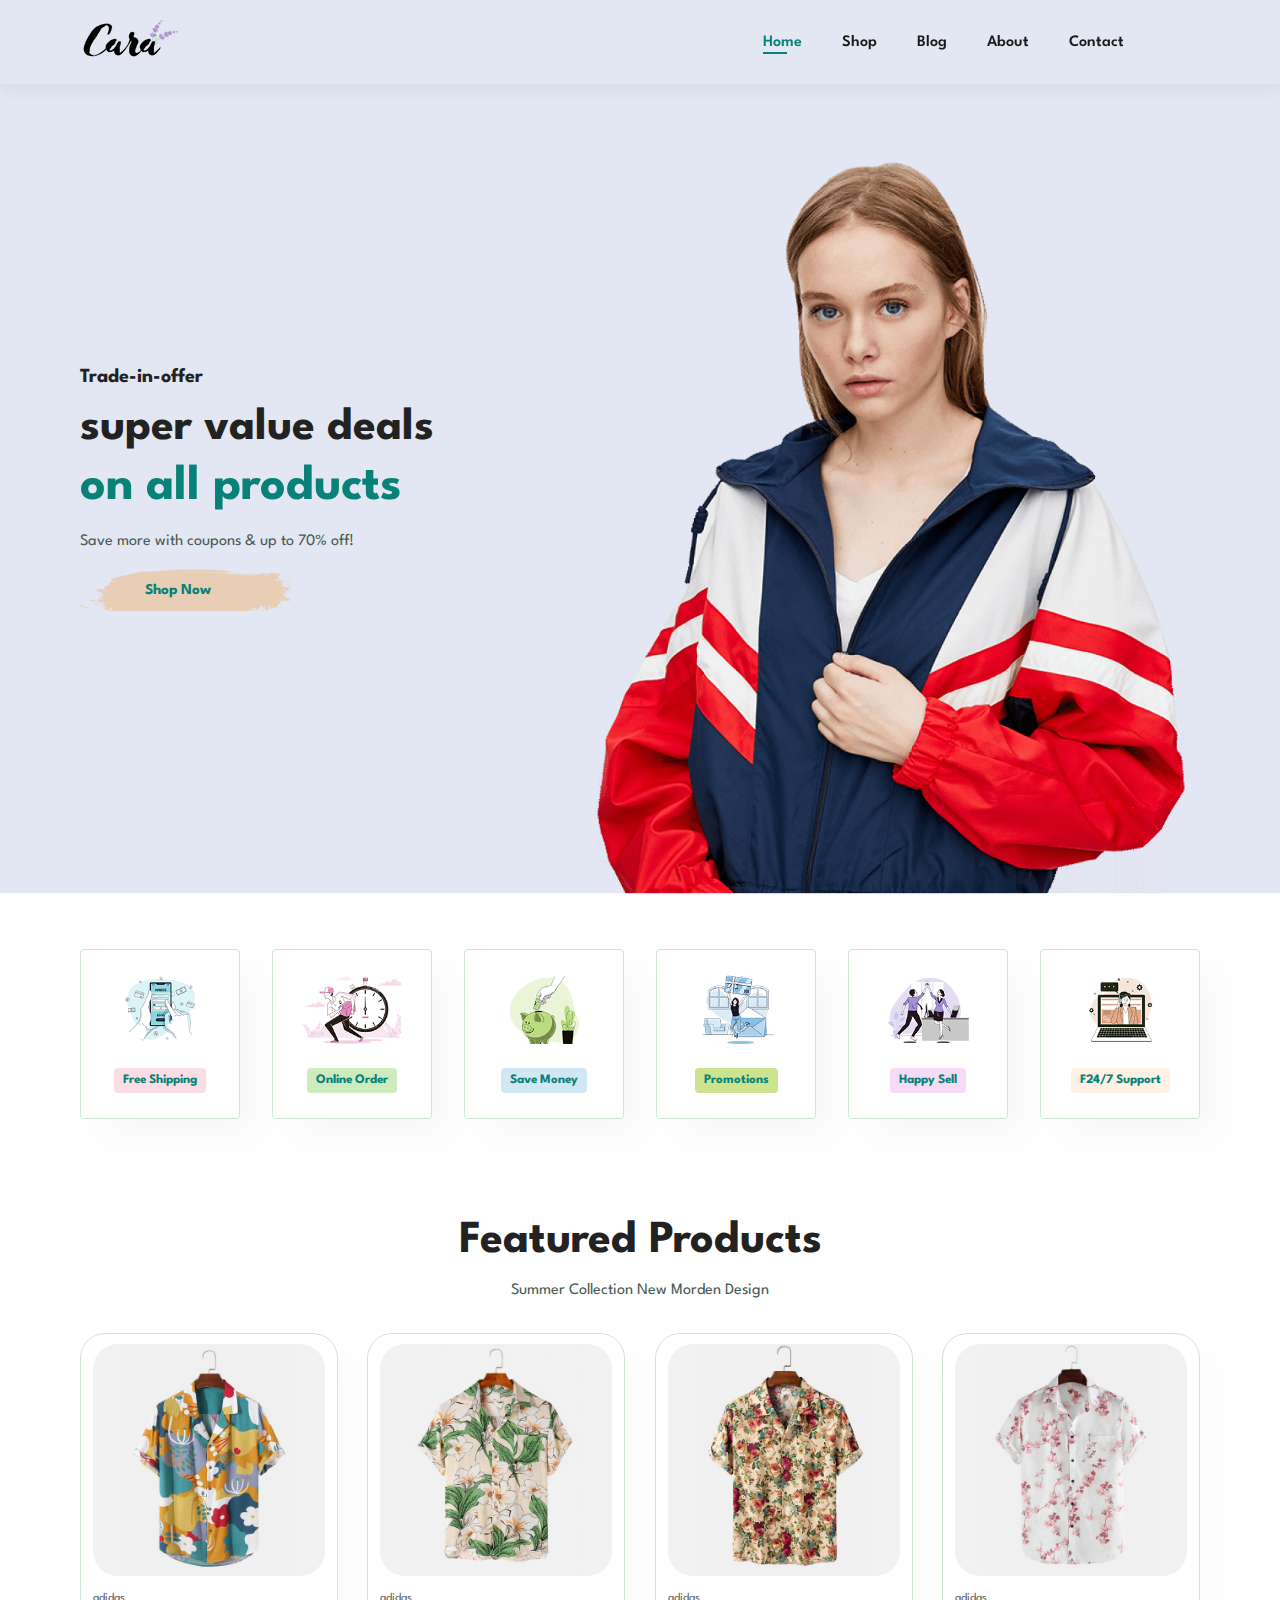
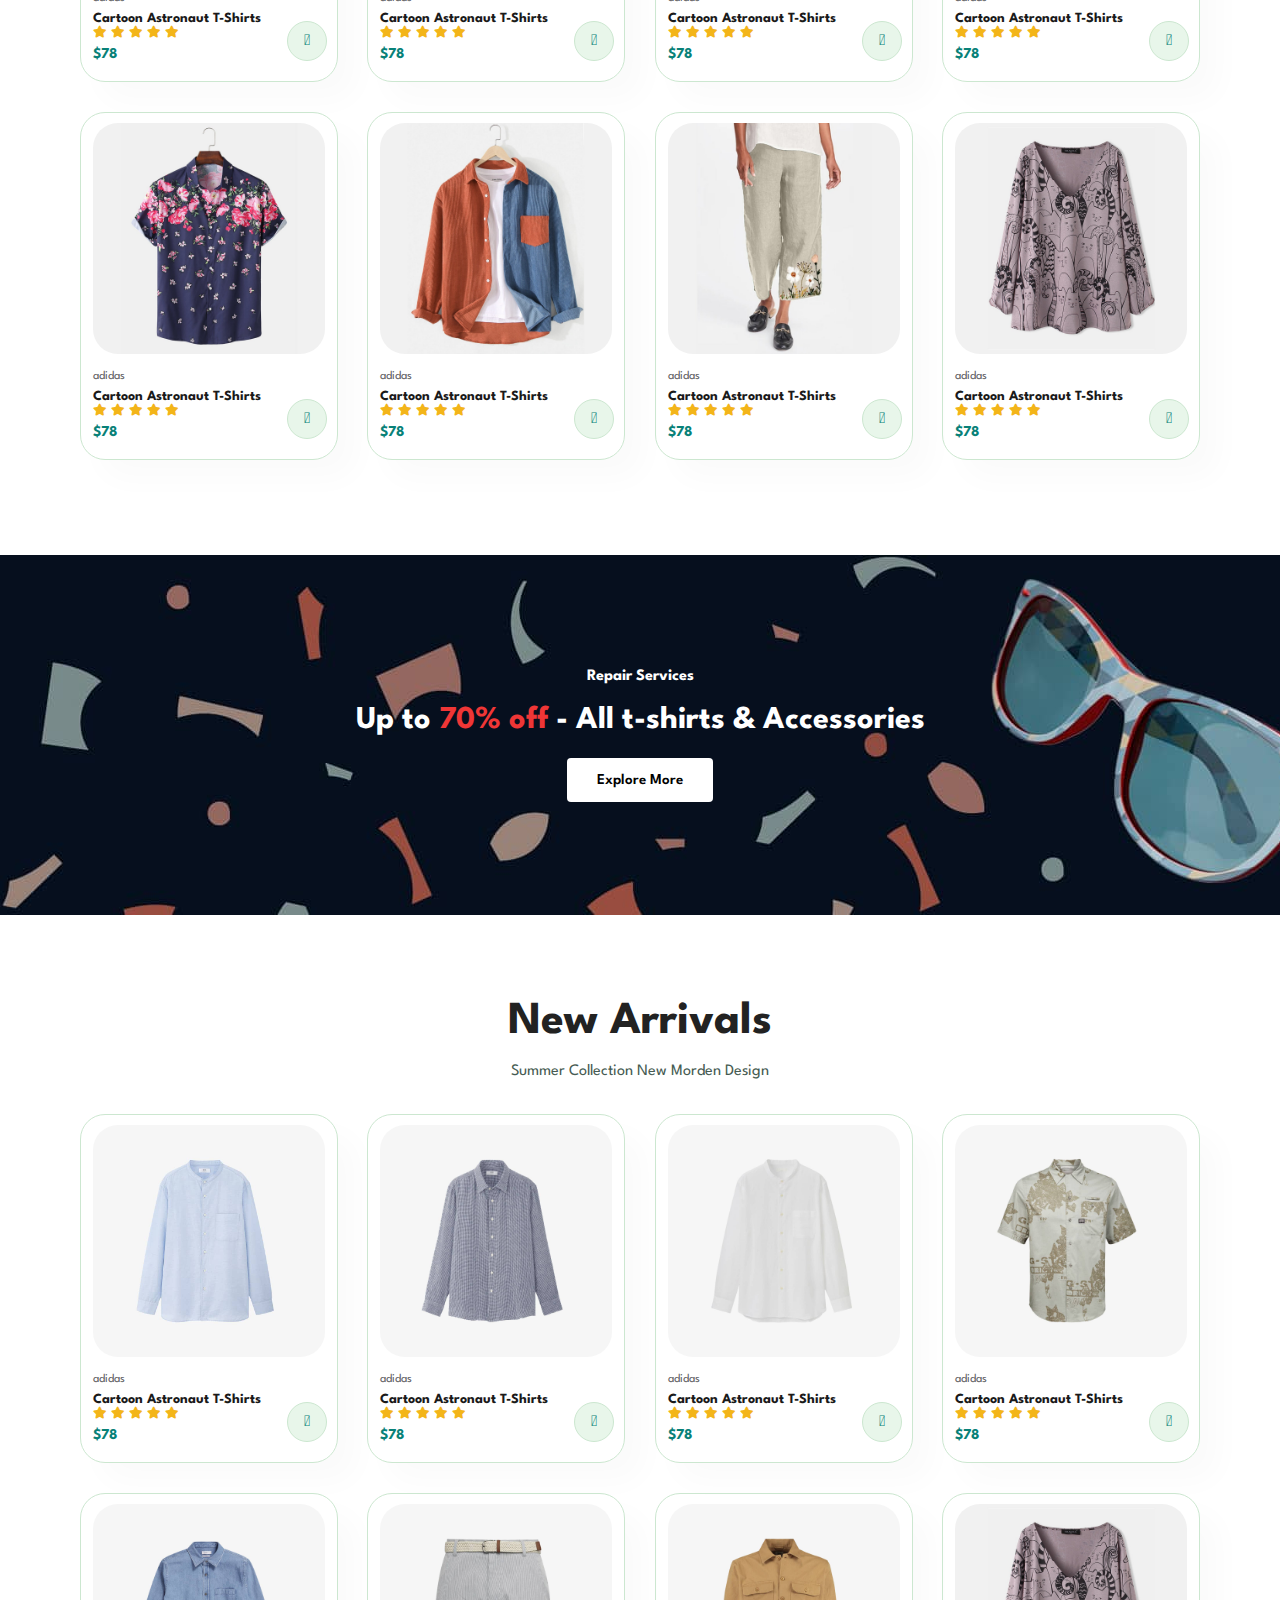
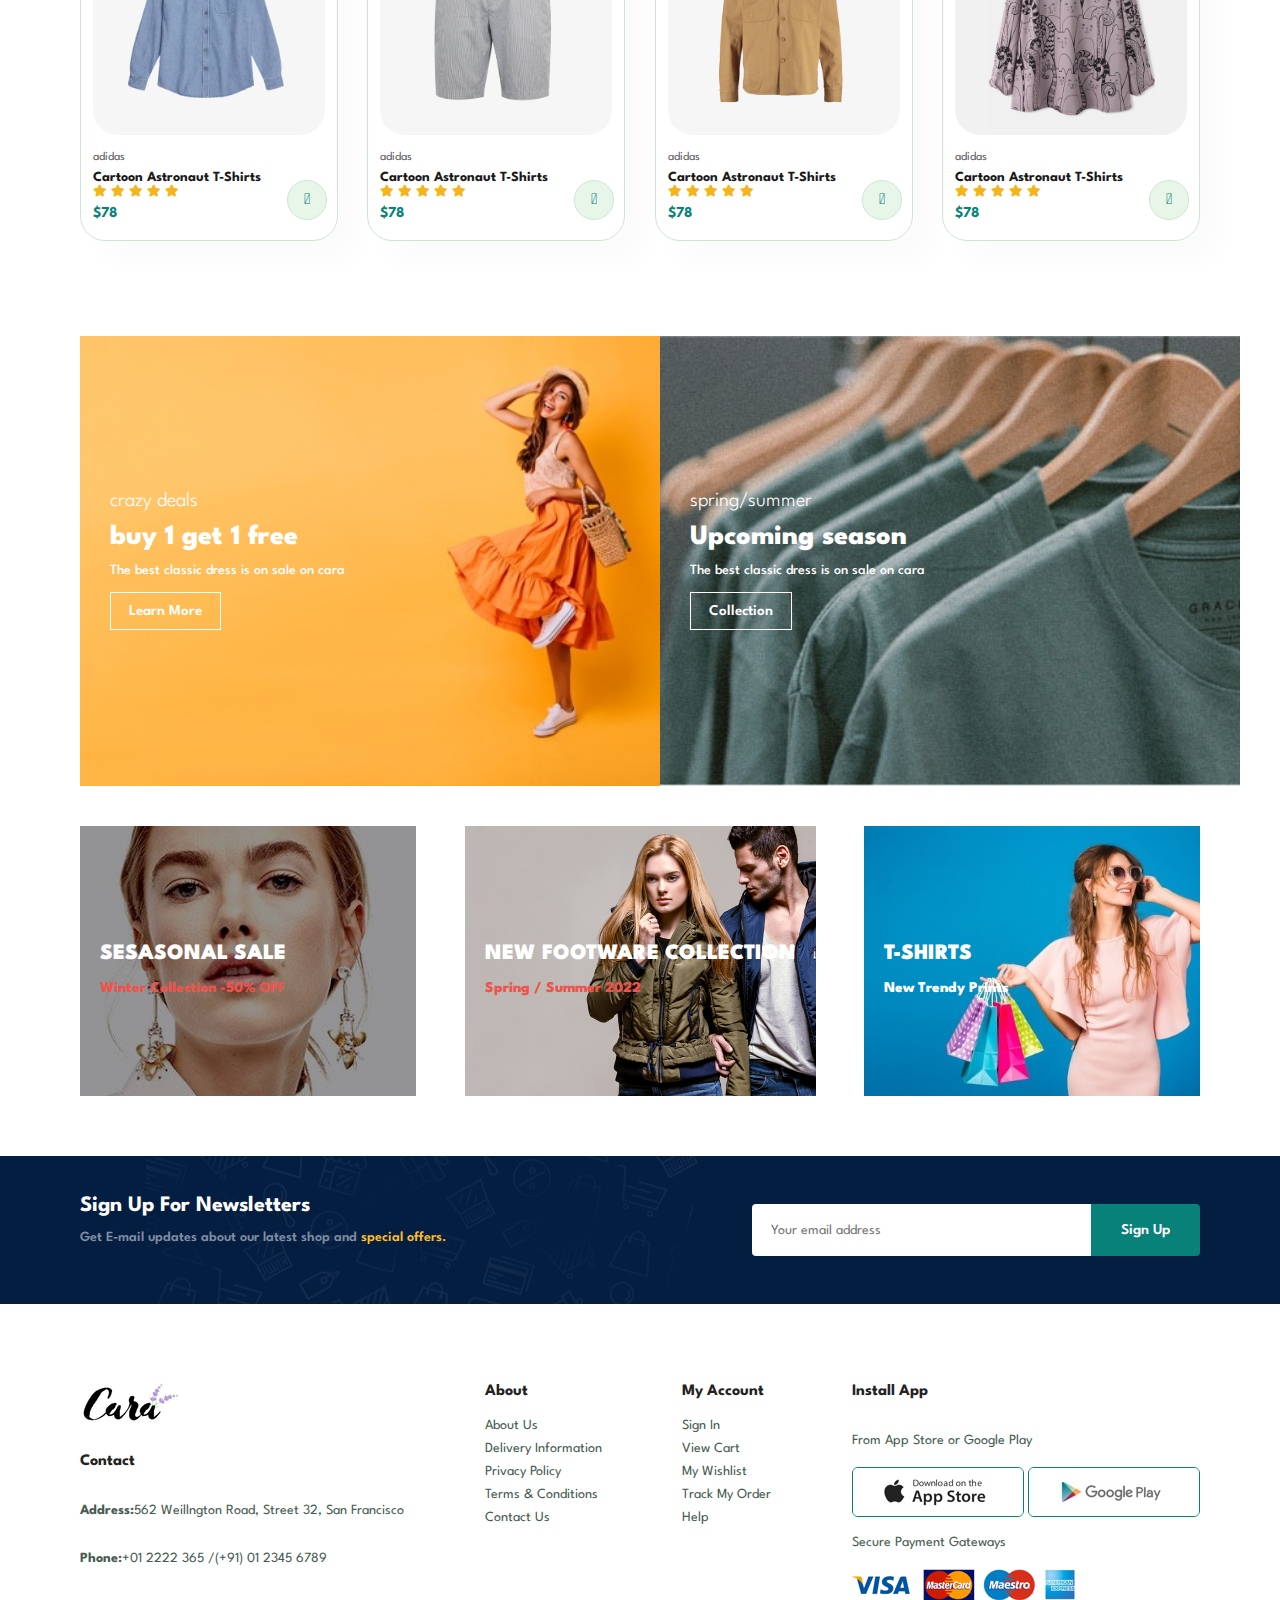
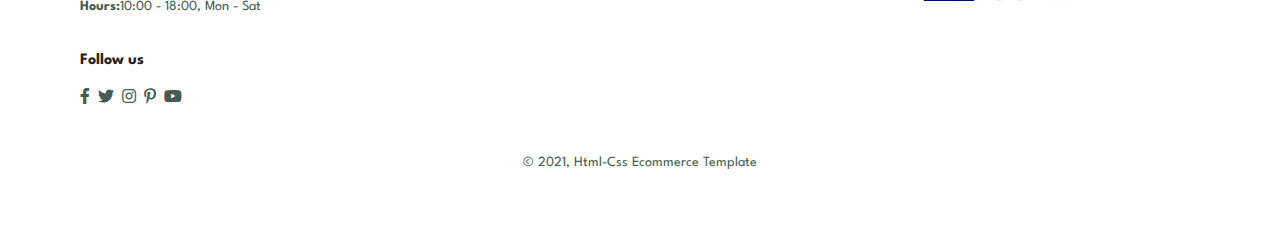
<file: index.html>
<!DOCTYPE html>
<html lang="en">

    <head>
        <meta charset="UTF-8">
        <meta http-equiv="X-UA-Compatible" content="IE=edge">
        <meta name="viewport" content="width=device-width, initial-scale=1.0">
        <title>Ecommerce Tutorial</title>
        <link rel="stylesheet" href="https://pro.fontawesome.com/releases/v5.10.0/css/all.css" />

        <link rel="stylesheet" href="style.css">
    </head>

    <body>
        <section id="header">
            <a href="#"> <img src="img/logo.png" class="logo" alt=""></a>
            <div>
                <ul id="nav-bar">
                    <li><a class="active" href="index.html">Home</a></li>
                    <li><a href="shop.html">Shop</a></li>
                    <li><a href="blog.html">Blog</a></li>
                    <li><a href="about.html">About</a></li>
                    <li><a href="contact.html">Contact</a></li>
                    <li><a href="cart.html" id="cart-logo"><i class="far fa-shopping-bag"></i></a></li>
                    <a href="#" id="close"><i class="far fa-times"></i></a>
                </ul>
            </div>
            <div id="moblie" class="hidden">
                <a href="cart.html"><i class="far fa-shopping-bag"></i></a>
                <i id="bar" class="fas fa-outdent"></i>
            </div>
        </section>
        <section id="hero">
            <h4>Trade-in-offer</h4>
            <h2>super value deals</h2>
            <h1>on all products</h1>
            <p>Save more with coupons & up to 70% off!</p>
            <button>Shop Now</button>
        </section>
        <section id="feature" class="section-p1">
            <div class="fe-box">
                <img src="img/features/f1.png" alt="mobile shopping image">
                <h6>Free Shipping</h6>
            </div>
            <div class="fe-box">
                <img src="img/features/f2.png" alt="mobile shopping image">
                <h6>Online Order</h6>
            </div>
            <div class="fe-box">
                <img src="img/features/f3.png" alt="mobile shopping image">
                <h6>Save Money</h6>
            </div>
            <div class="fe-box">
                <img src="img/features/f4.png" alt="mobile shopping image">
                <h6>Promotions</h6>
            </div>
            <div class="fe-box">
                <img src="img/features/f5.png" alt="mobile shopping image">
                <h6>Happy Sell</h6>
            </div>
            <div class="fe-box">
                <img src="img/features/f6.png" alt="mobile shopping image">
                <h6>F24/7 Support</h6>
            </div>
        </section>
        <section id="product1" class="section-p1">
            <h2>Featured Products</h2>
            <p>Summer Collection New Morden Design</p>
            <div class="pro-container">
                <div class="pro">
                    <img src="img/products/f1.jpg" alt="shirt image">
                    <div class="des">
                        <span>adidas</span>
                        <h5>Cartoon Astronaut T-Shirts</h5>
                        <div class="star">
                            <i class="fas fa-star"></i>
                            <i class="fas fa-star"></i>
                            <i class="fas fa-star"></i>
                            <i class="fas fa-star"></i>
                            <i class="fas fa-star"></i>
                        </div>
                        <h4>$78</h4>
                    </div>
                    <a href="#"><i class="fal fa-shopping-cart cart"></i></a>
                </div>
                <div class="pro">
                    <img src="img/products/f2.jpg" alt="shirt image">
                    <div class="des">
                        <span>adidas</span>
                        <h5>Cartoon Astronaut T-Shirts</h5>
                        <div class="star">
                            <i class="fas fa-star"></i>
                            <i class="fas fa-star"></i>
                            <i class="fas fa-star"></i>
                            <i class="fas fa-star"></i>
                            <i class="fas fa-star"></i>
                        </div>
                        <h4>$78</h4>
                    </div>
                    <a href="#"><i class="fal fa-shopping-cart cart"></i></a>
                </div>
                <div class="pro">
                    <img src="img/products/f3.jpg" alt="shirt image">
                    <div class="des">
                        <span>adidas</span>
                        <h5>Cartoon Astronaut T-Shirts</h5>
                        <div class="star">
                            <i class="fas fa-star"></i>
                            <i class="fas fa-star"></i>
                            <i class="fas fa-star"></i>
                            <i class="fas fa-star"></i>
                            <i class="fas fa-star"></i>
                        </div>
                        <h4>$78</h4>
                    </div>
                    <a href="#"><i class="fal fa-shopping-cart cart"></i></a>
                </div>
                <div class="pro">
                    <img src="img/products/f4.jpg" alt="shirt image">
                    <div class="des">
                        <span>adidas</span>
                        <h5>Cartoon Astronaut T-Shirts</h5>
                        <div class="star">
                            <i class="fas fa-star"></i>
                            <i class="fas fa-star"></i>
                            <i class="fas fa-star"></i>
                            <i class="fas fa-star"></i>
                            <i class="fas fa-star"></i>
                        </div>
                        <h4>$78</h4>
                    </div>
                    <a href="#"><i class="fal fa-shopping-cart cart"></i></a>
                </div>
                <div class="pro">
                    <img src="img/products/f5.jpg" alt="shirt image">
                    <div class="des">
                        <span>adidas</span>
                        <h5>Cartoon Astronaut T-Shirts</h5>
                        <div class="star">
                            <i class="fas fa-star"></i>
                            <i class="fas fa-star"></i>
                            <i class="fas fa-star"></i>
                            <i class="fas fa-star"></i>
                            <i class="fas fa-star"></i>
                        </div>
                        <h4>$78</h4>
                    </div>
                    <a href="#"><i class="fal fa-shopping-cart cart"></i></a>
                </div>
                <div class="pro">
                    <img src="img/products/f6.jpg" alt="shirt image">
                    <div class="des">
                        <span>adidas</span>
                        <h5>Cartoon Astronaut T-Shirts</h5>
                        <div class="star">
                            <i class="fas fa-star"></i>
                            <i class="fas fa-star"></i>
                            <i class="fas fa-star"></i>
                            <i class="fas fa-star"></i>
                            <i class="fas fa-star"></i>
                        </div>
                        <h4>$78</h4>
                    </div>
                    <a href="#"><i class="fal fa-shopping-cart cart"></i></a>
                </div>
                <div class="pro">
                    <img src="img/products/f7.jpg" alt="shirt image">
                    <div class="des">
                        <span>adidas</span>
                        <h5>Cartoon Astronaut T-Shirts</h5>
                        <div class="star">
                            <i class="fas fa-star"></i>
                            <i class="fas fa-star"></i>
                            <i class="fas fa-star"></i>
                            <i class="fas fa-star"></i>
                            <i class="fas fa-star"></i>
                        </div>
                        <h4>$78</h4>
                    </div>
                    <a href="#"><i class="fal fa-shopping-cart cart"></i></a>
                </div>
                <div class="pro">
                    <img src="img/products/f8.jpg" alt="shirt image">
                    <div class="des">
                        <span>adidas</span>
                        <h5>Cartoon Astronaut T-Shirts</h5>
                        <div class="star">
                            <i class="fas fa-star"></i>
                            <i class="fas fa-star"></i>
                            <i class="fas fa-star"></i>
                            <i class="fas fa-star"></i>
                            <i class="fas fa-star"></i>
                        </div>
                        <h4>$78</h4>
                    </div>
                    <a href="#"><i class="fal fa-shopping-cart cart"></i></a>
                </div>
            </div>
        </section>
        <section id="banner" class="section-m1">
            <h4>Repair Services</h4>
            <h2>Up to <span>70% off</span> - All t-shirts & Accessories</h2>
            <button class="normal">Explore More</button>
        </section>
        <section id="product1" class="section-p1">
            <h2>New Arrivals</h2>
            <p>Summer Collection New Morden Design</p>
            <div class="pro-container">
                <div class="pro">
                    <img src="img/products/n1.jpg" alt="shirt image">
                    <div class="des">
                        <span>adidas</span>
                        <h5>Cartoon Astronaut T-Shirts</h5>
                        <div class="star">
                            <i class="fas fa-star"></i>
                            <i class="fas fa-star"></i>
                            <i class="fas fa-star"></i>
                            <i class="fas fa-star"></i>
                            <i class="fas fa-star"></i>
                        </div>
                        <h4>$78</h4>
                    </div>
                    <a href="#"><i class="fal fa-shopping-cart cart"></i></a>
                </div>
                <div class="pro">
                    <img src="img/products/n2.jpg" alt="shirt image">
                    <div class="des">
                        <span>adidas</span>
                        <h5>Cartoon Astronaut T-Shirts</h5>
                        <div class="star">
                            <i class="fas fa-star"></i>
                            <i class="fas fa-star"></i>
                            <i class="fas fa-star"></i>
                            <i class="fas fa-star"></i>
                            <i class="fas fa-star"></i>
                        </div>
                        <h4>$78</h4>
                    </div>
                    <a href="#"><i class="fal fa-shopping-cart cart"></i></a>
                </div>
                <div class="pro">
                    <img src="img/products/n3.jpg" alt="shirt image">
                    <div class="des">
                        <span>adidas</span>
                        <h5>Cartoon Astronaut T-Shirts</h5>
                        <div class="star">
                            <i class="fas fa-star"></i>
                            <i class="fas fa-star"></i>
                            <i class="fas fa-star"></i>
                            <i class="fas fa-star"></i>
                            <i class="fas fa-star"></i>
                        </div>
                        <h4>$78</h4>
                    </div>
                    <a href="#"><i class="fal fa-shopping-cart cart"></i></a>
                </div>
                <div class="pro">
                    <img src="img/products/n4.jpg" alt="shirt image">
                    <div class="des">
                        <span>adidas</span>
                        <h5>Cartoon Astronaut T-Shirts</h5>
                        <div class="star">
                            <i class="fas fa-star"></i>
                            <i class="fas fa-star"></i>
                            <i class="fas fa-star"></i>
                            <i class="fas fa-star"></i>
                            <i class="fas fa-star"></i>
                        </div>
                        <h4>$78</h4>
                    </div>
                    <a href="#"><i class="fal fa-shopping-cart cart"></i></a>
                </div>
                <div class="pro">
                    <img src="img/products/n5.jpg" alt="shirt image">
                    <div class="des">
                        <span>adidas</span>
                        <h5>Cartoon Astronaut T-Shirts</h5>
                        <div class="star">
                            <i class="fas fa-star"></i>
                            <i class="fas fa-star"></i>
                            <i class="fas fa-star"></i>
                            <i class="fas fa-star"></i>
                            <i class="fas fa-star"></i>
                        </div>
                        <h4>$78</h4>
                    </div>
                    <a href="#"><i class="fal fa-shopping-cart cart"></i></a>
                </div>
                <div class="pro">
                    <img src="img/products/n6.jpg" alt="shirt image">
                    <div class="des">
                        <span>adidas</span>
                        <h5>Cartoon Astronaut T-Shirts</h5>
                        <div class="star">
                            <i class="fas fa-star"></i>
                            <i class="fas fa-star"></i>
                            <i class="fas fa-star"></i>
                            <i class="fas fa-star"></i>
                            <i class="fas fa-star"></i>
                        </div>
                        <h4>$78</h4>
                    </div>
                    <a href="#"><i class="fal fa-shopping-cart cart"></i></a>
                </div>
                <div class="pro">
                    <img src="img/products/n7.jpg" alt="shirt image">
                    <div class="des">
                        <span>adidas</span>
                        <h5>Cartoon Astronaut T-Shirts</h5>
                        <div class="star">
                            <i class="fas fa-star"></i>
                            <i class="fas fa-star"></i>
                            <i class="fas fa-star"></i>
                            <i class="fas fa-star"></i>
                            <i class="fas fa-star"></i>
                        </div>
                        <h4>$78</h4>
                    </div>
                    <a href="#"><i class="fal fa-shopping-cart cart"></i></a>
                </div>
                <div class="pro">
                    <img src="img/products/f8.jpg" alt="shirt image">
                    <div class="des">
                        <span>adidas</span>
                        <h5>Cartoon Astronaut T-Shirts</h5>
                        <div class="star">
                            <i class="fas fa-star"></i>
                            <i class="fas fa-star"></i>
                            <i class="fas fa-star"></i>
                            <i class="fas fa-star"></i>
                            <i class="fas fa-star"></i>
                        </div>
                        <h4>$78</h4>
                    </div>
                    <a href="#"><i class="fal fa-shopping-cart cart"></i></a>
                </div>
            </div>
        </section>
        <section id="sm-banner" class="section-p1">
            <div class="banner-box">
                <h4>crazy deals</h4>
                <h2>buy 1 get 1 free</h2>
                <span>The best classic dress is on sale on cara</span>
                <button class="white">Learn More</button>
            </div>
            <div class="banner-box banner-box2">
                <h4>spring/summer</h4>
                <h2>Upcoming season</h2>
                <span>The best classic dress is on sale on cara</span>
                <button class="white">Collection</button>
            </div>
        </section>
        <section id="banner3">
            <div class="banner-box">
                <h2>SESASONAL SALE</h2>
                <h3>Winter Collection -50% OFF</h3>
            </div>
            <div class=" banner-box banner-box2">
                <h2>NEW FOOTWARE COLLECTION</h2>
                <h3>Spring / Summer 2022</h3>
            </div>
            <div class="banner-box banner-box3">
                <h2>T-SHIRTS</h2>
                <h3>New Trendy Prints</h3>
            </div>
        </section>
        <section id="newsletter" class="section-p1 section-m1">
            <div class="newstext">
                <h4>Sign Up For Newsletters</h4>
                <p>Get E-mail updates about our latest shop and <span>special offers.</span></p>
            </div>
            <div class="form">
                <input type="text" placeholder="Your email address">
                <button class="normal">Sign Up</button>
            </div>
        </section>
        <footer class="section-p1">
            <div class="col ">
                <img class="logo" src="img/logo.png" alt="">
                <h4>Contact</h4>
                <p> <strong>Address:</strong>562 Weillngton Road, Street 32, San Francisco</p>
                <p><strong>Phone:</strong>+01 2222 365 /(+91) 01 2345 6789</p>
                <p><strong>Hours:</strong>10:00 - 18:00, Mon - Sat</p>
                <div class="follow">
                    <h4>Follow us</h4>
                    <div class="icon">
                        <i class="fab fa-facebook-f"></i>
                        <i class="fab fa-twitter"></i>
                        <i class="fab fa-instagram"></i>
                        <i class="fab fa-pinterest-p"></i>
                        <i class="fab fa-youtube"></i>
                    </div>
                </div>
            </div>
            <div class="col">
                <h4>About</h4>
                <a href="#">About Us</a>
                <a href="#">Delivery Information</a>
                <a href="#">Privacy Policy</a>
                <a href="#">Terms & Conditions</a>
                <a href="#">Contact Us</a>
            </div>
            <div class="col">
                <h4>My Account</h4>
                <a href="#">Sign In</a>
                <a href="#">View Cart</a>
                <a href="#">My Wishlist</a>
                <a href="#">Track My Order</a>
                <a href="#">Help</a>
            </div>
            <div clas="col install">
                <h4>Install App</h4>
                <p>From App Store or Google Play</p>
                <div class="row">
                    <img src="img/pay/app.jpg" alt="">
                    <img src="img/pay/play.jpg" alt="">
                </div>
                <p>Secure Payment Gateways</p>
                <img src="img/pay/pay.png" alt="">
            </div>
            <div class="copy-right">
                <p>&copy; 2021, Html-Css Ecommerce Template</p>
            </div>
        </footer>
        <script src="script.js"></script>
    </body>

</html>
</file>
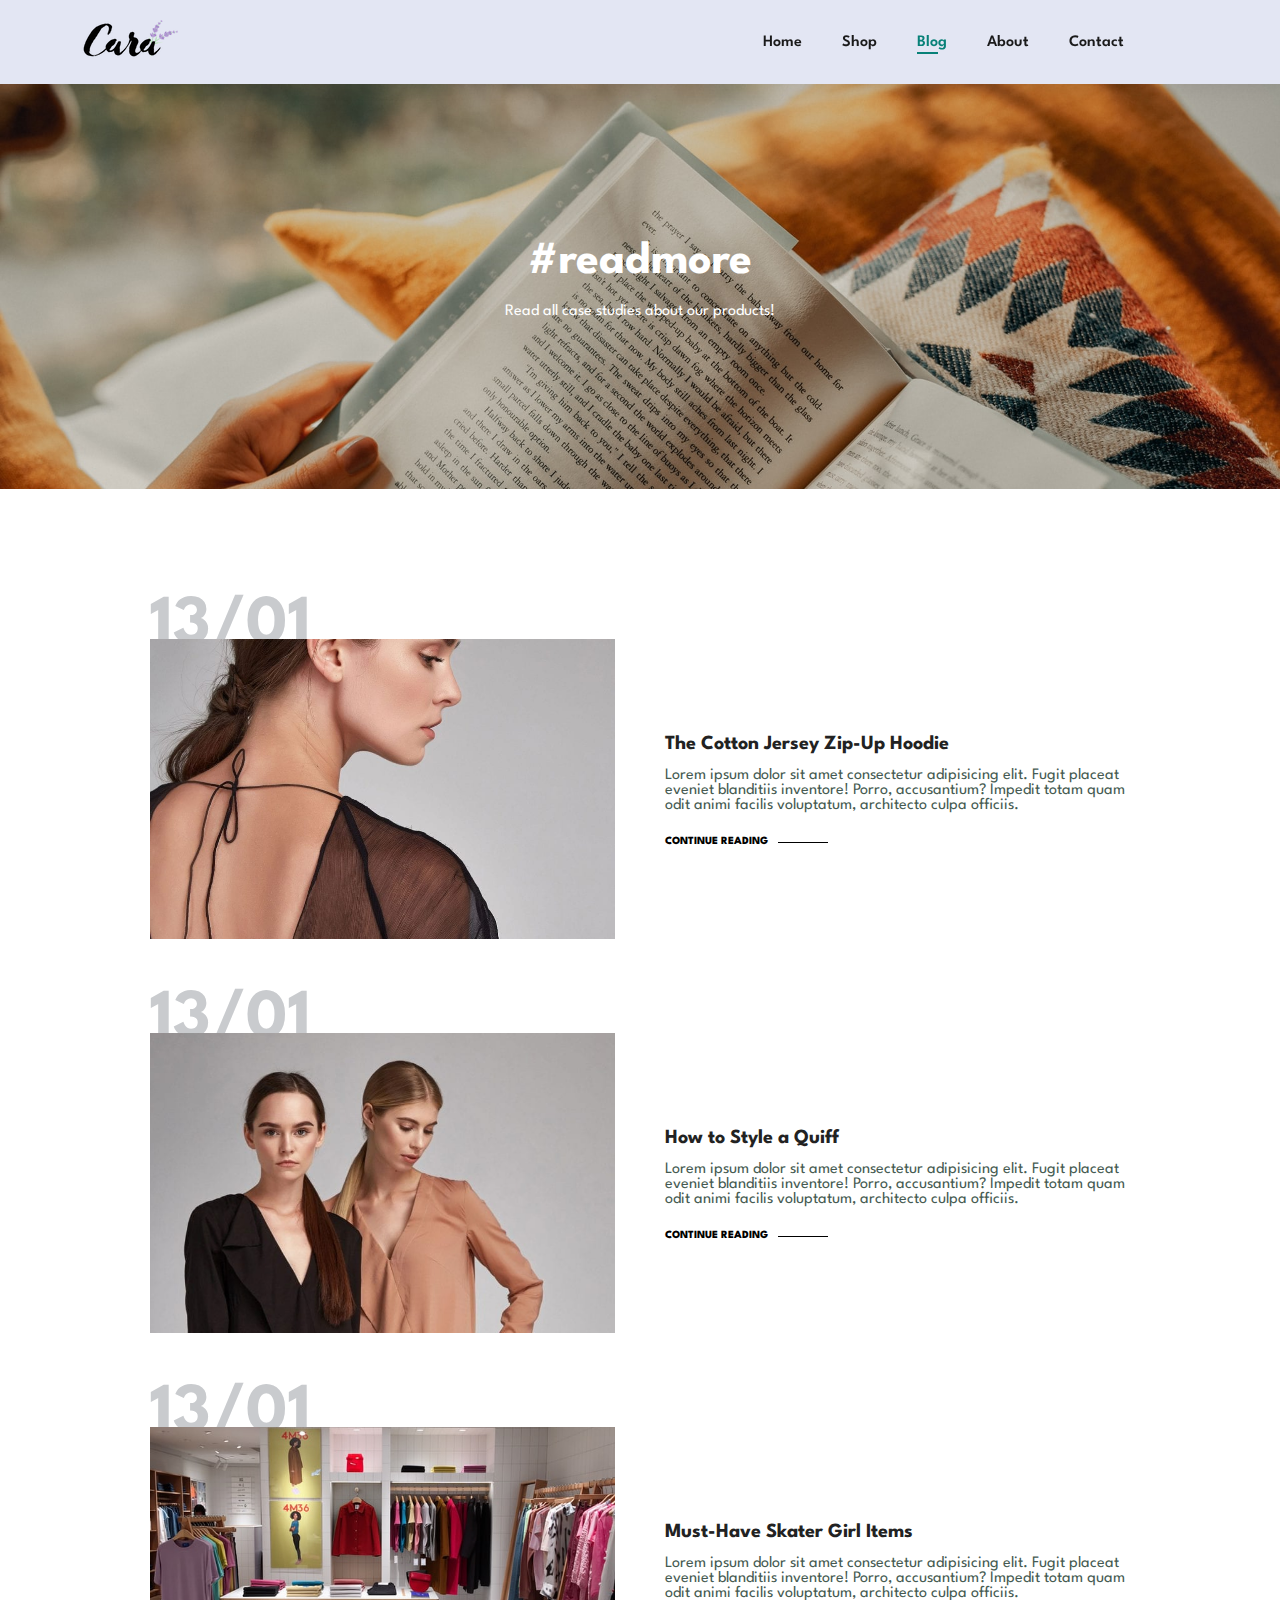
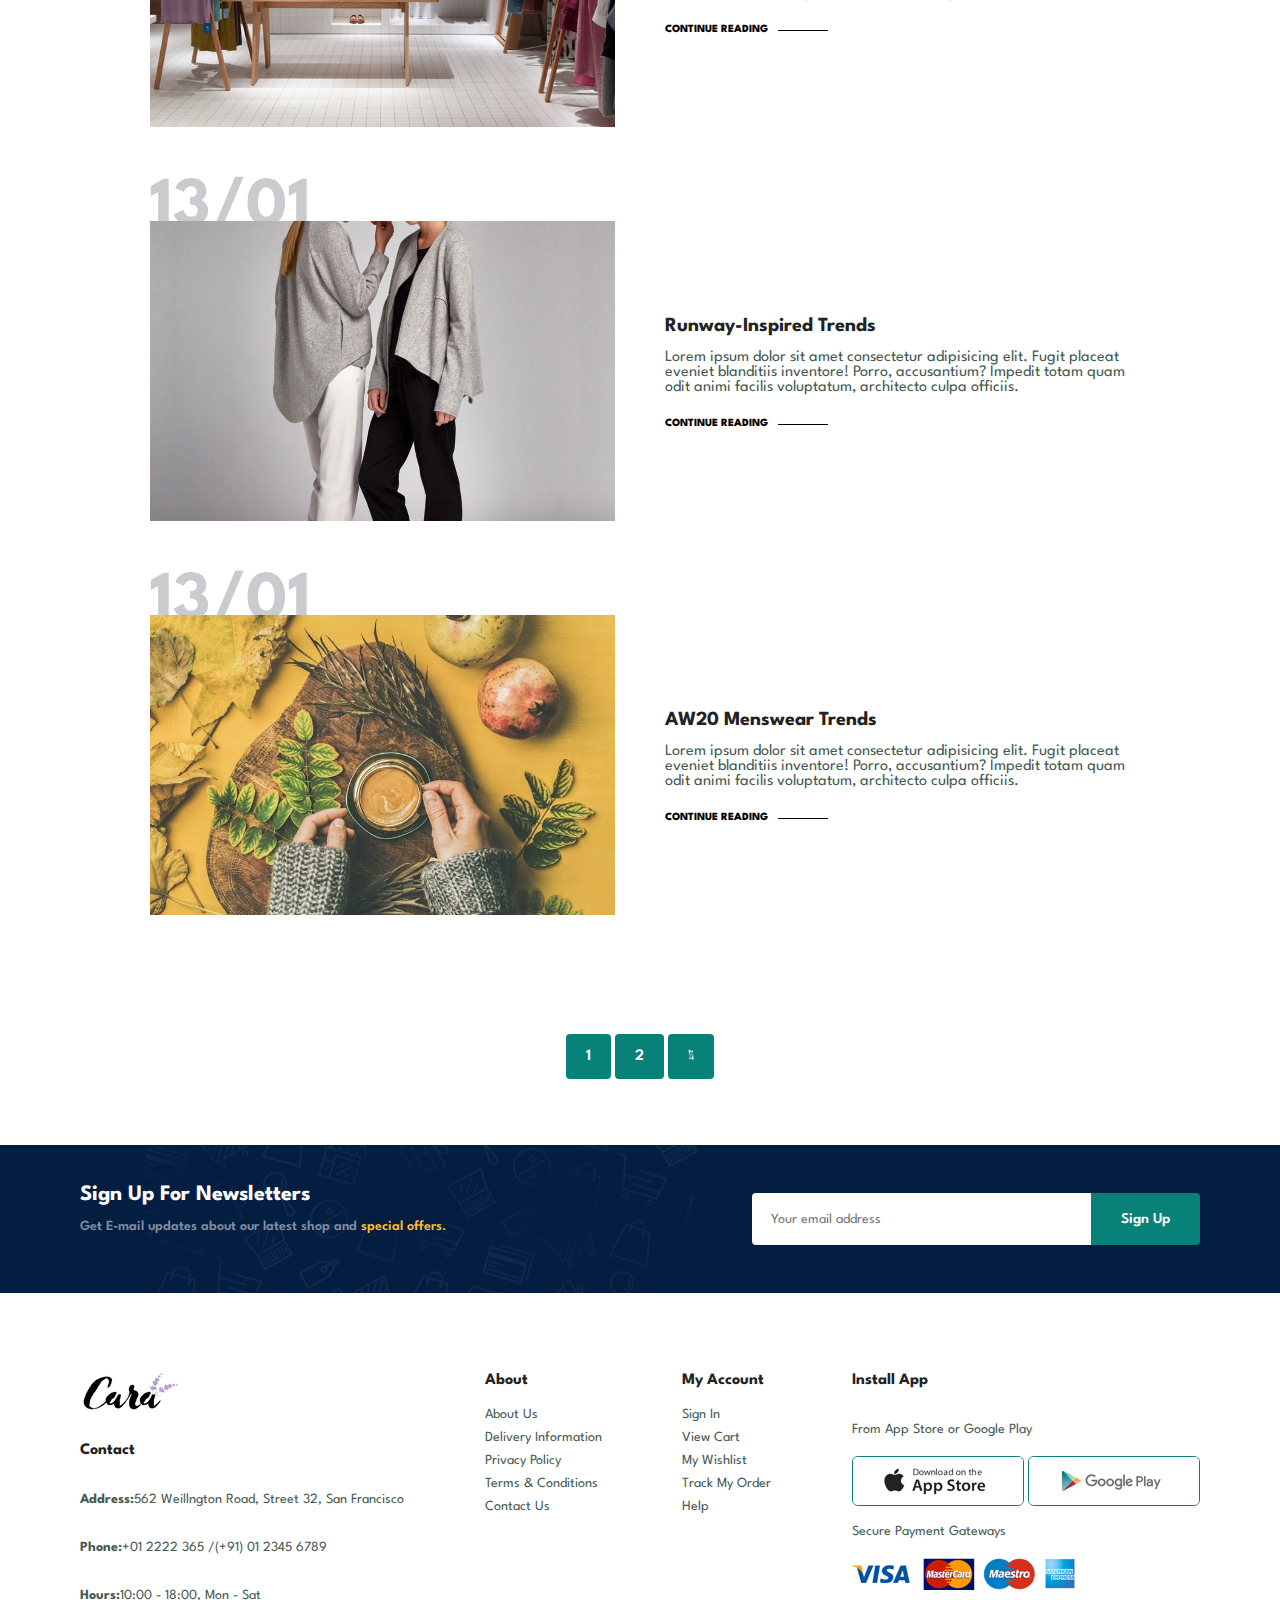
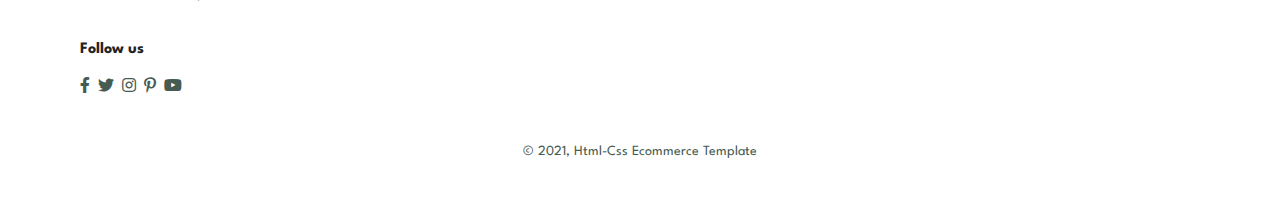
<file: blog.html>
<!DOCTYPE html>
<html lang="en">

<head>
    <meta charset="UTF-8">
    <meta http-equiv="X-UA-Compatible" content="IE=edge">
    <meta name="viewport" content="width=device-width, initial-scale=1.0">
    <title>Ecommerce Tutorial</title>
    <link rel="stylesheet" href="https://pro.fontawesome.com/releases/v5.10.0/css/all.css" />

    <link rel="stylesheet" href="style.css">
</head>

<body>
    <section id="header">
        <a href="#"> <img src="img/logo.png" class="logo" alt=""></a>
        <div>
            <ul id="nav-bar">
                <li><a  href="index.html">Home</a></li>
                <li><a href="shop.html">Shop</a></li>
                <li><a class="active" href="blog.html">Blog</a></li>
                <li><a href="about.html">About</a></li>
                <li><a href="contact.html">Contact</a></li>
                <li><a href="cart.html" id="cart-logo"><i class="far fa-shopping-bag"></i></a></li>
                <a href="#" id="close"><i class="far fa-times"></i></a>
            </ul>
        </div>
        <div id="moblie" class="hidden">
            <a href="cart.html"><i class="far fa-shopping-bag"></i></a>
            <i id="bar" class="fas fa-outdent"></i>
        </div>
    </section>
    <section id="page-header" class="blog-header">
        <h2>#readmore </h2>
        <p>Read all case studies about our products!</p>
    </section>
    <section id="blog">
        <div class="blog-box">
            <div class="blog-img">
                <img src="img/blog/b1.jpg" alt="">
            </div>
            <div class="blog-details">
                <h4>The Cotton Jersey Zip-Up Hoodie</h4>
                <p>Lorem ipsum dolor sit amet consectetur adipisicing elit. Fugit placeat eveniet blanditiis inventore!
                    Porro, accusantium? Impedit totam quam odit animi facilis voluptatum, architecto culpa officiis.</p>
                <a href="#">CONTINUE READING</a>
            </div>
            <h1>13/01</h1>
        </div>
        <div class="blog-box">
            <div class="blog-img">
                <img src="img/blog/b2.jpg" alt="">
            </div>
            <div class="blog-details">
                <h4>How to Style a Quiff</h4>
                <p>Lorem ipsum dolor sit amet consectetur adipisicing elit. Fugit placeat eveniet blanditiis inventore!
                    Porro, accusantium? Impedit totam quam odit animi facilis voluptatum, architecto culpa officiis.</p>
                <a href="#">CONTINUE READING</a>
            </div>
            <h1>13/01</h1>
        </div>
        <div class="blog-box">
            <div class="blog-img">
                <img src="img/blog/b3.jpg" alt="">
            </div>
            <div class="blog-details">
                <h4>Must-Have Skater Girl Items</h4>
                <p>Lorem ipsum dolor sit amet consectetur adipisicing elit. Fugit placeat eveniet blanditiis inventore!
                    Porro, accusantium? Impedit totam quam odit animi facilis voluptatum, architecto culpa officiis.</p>
                <a href="#">CONTINUE READING</a>
            </div>
            <h1>13/01</h1>
        </div>
        <div class="blog-box">
            <div class="blog-img">
                <img src="img/blog/b4.jpg" alt="">
            </div>
            <div class="blog-details">
                <h4>Runway-Inspired Trends</h4>
                <p>Lorem ipsum dolor sit amet consectetur adipisicing elit. Fugit placeat eveniet blanditiis inventore!
                    Porro, accusantium? Impedit totam quam odit animi facilis voluptatum, architecto culpa officiis.</p>
                <a href="#">CONTINUE READING</a>
            </div>
            <h1>13/01</h1>
        </div>
        <div class="blog-box">
            <div class="blog-img">
                <img src="img/blog/b6.jpg" alt="">
            </div>
            <div class="blog-details">
                <h4>AW20 Menswear Trends</h4>
                <p>Lorem ipsum dolor sit amet consectetur adipisicing elit. Fugit placeat eveniet blanditiis inventore!
                    Porro, accusantium? Impedit totam quam odit animi facilis voluptatum, architecto culpa officiis.</p>
                <a href="#">CONTINUE READING</a>
            </div>
            <h1>13/01</h1>
        </div>
    </section>
    <section id="pagination" class="section-p1">
        <a href="#">1</a>
        <a href="#">2</a>
        <a href="#"><i class="fal fa-long-arrow-alt-right"></i></a>
    </section>
    <section id="newsletter" class="section-p1 section-m1">
        <div class="newstext">
            <h4>Sign Up For Newsletters</h4>
            <p>Get E-mail updates about our latest shop and <span>special offers.</span></p>
        </div>
        <div class="form">
            <input type="text" placeholder="Your email address">
            <button class="normal">Sign Up</button>
        </div>
    </section>
    <footer class="section-p1">
        <div class="col ">
            <img class="logo" src="img/logo.png" alt="">
            <h4>Contact</h4>
            <p> <strong>Address:</strong>562 Weillngton Road, Street 32, San Francisco</p>
            <p><strong>Phone:</strong>+01 2222 365 /(+91) 01 2345 6789</p>
            <p><strong>Hours:</strong>10:00 - 18:00, Mon - Sat</p>
            <div class="follow">
                <h4>Follow us</h4>
                <div class="icon">
                    <i class="fab fa-facebook-f"></i>
                    <i class="fab fa-twitter"></i>
                    <i class="fab fa-instagram"></i>
                    <i class="fab fa-pinterest-p"></i>
                    <i class="fab fa-youtube"></i>
                </div>
            </div>
        </div>
        <div class="col">
            <h4>About</h4>
            <a href="#">About Us</a>
            <a href="#">Delivery Information</a>
            <a href="#">Privacy Policy</a>
            <a href="#">Terms & Conditions</a>
            <a href="#">Contact Us</a>
        </div>
        <div class="col">
            <h4>My Account</h4>
            <a href="#">Sign In</a>
            <a href="#">View Cart</a>
            <a href="#">My Wishlist</a>
            <a href="#">Track My Order</a>
            <a href="#">Help</a>
        </div>
        <div clas="col install">
            <h4>Install App</h4>
            <p>From App Store or Google Play</p>
            <div class="row">
                <img src="img/pay/app.jpg" alt="">
                <img src="img/pay/play.jpg" alt="">
            </div>
            <p>Secure Payment Gateways</p>
            <img src="img/pay/pay.png" alt="">
        </div>
        <div class="copy-right">
            <p>&copy; 2021, Html-Css Ecommerce Template</p>
        </div>
    </footer>
    <script src="script.js"></script>
</body>

</html>
</file>
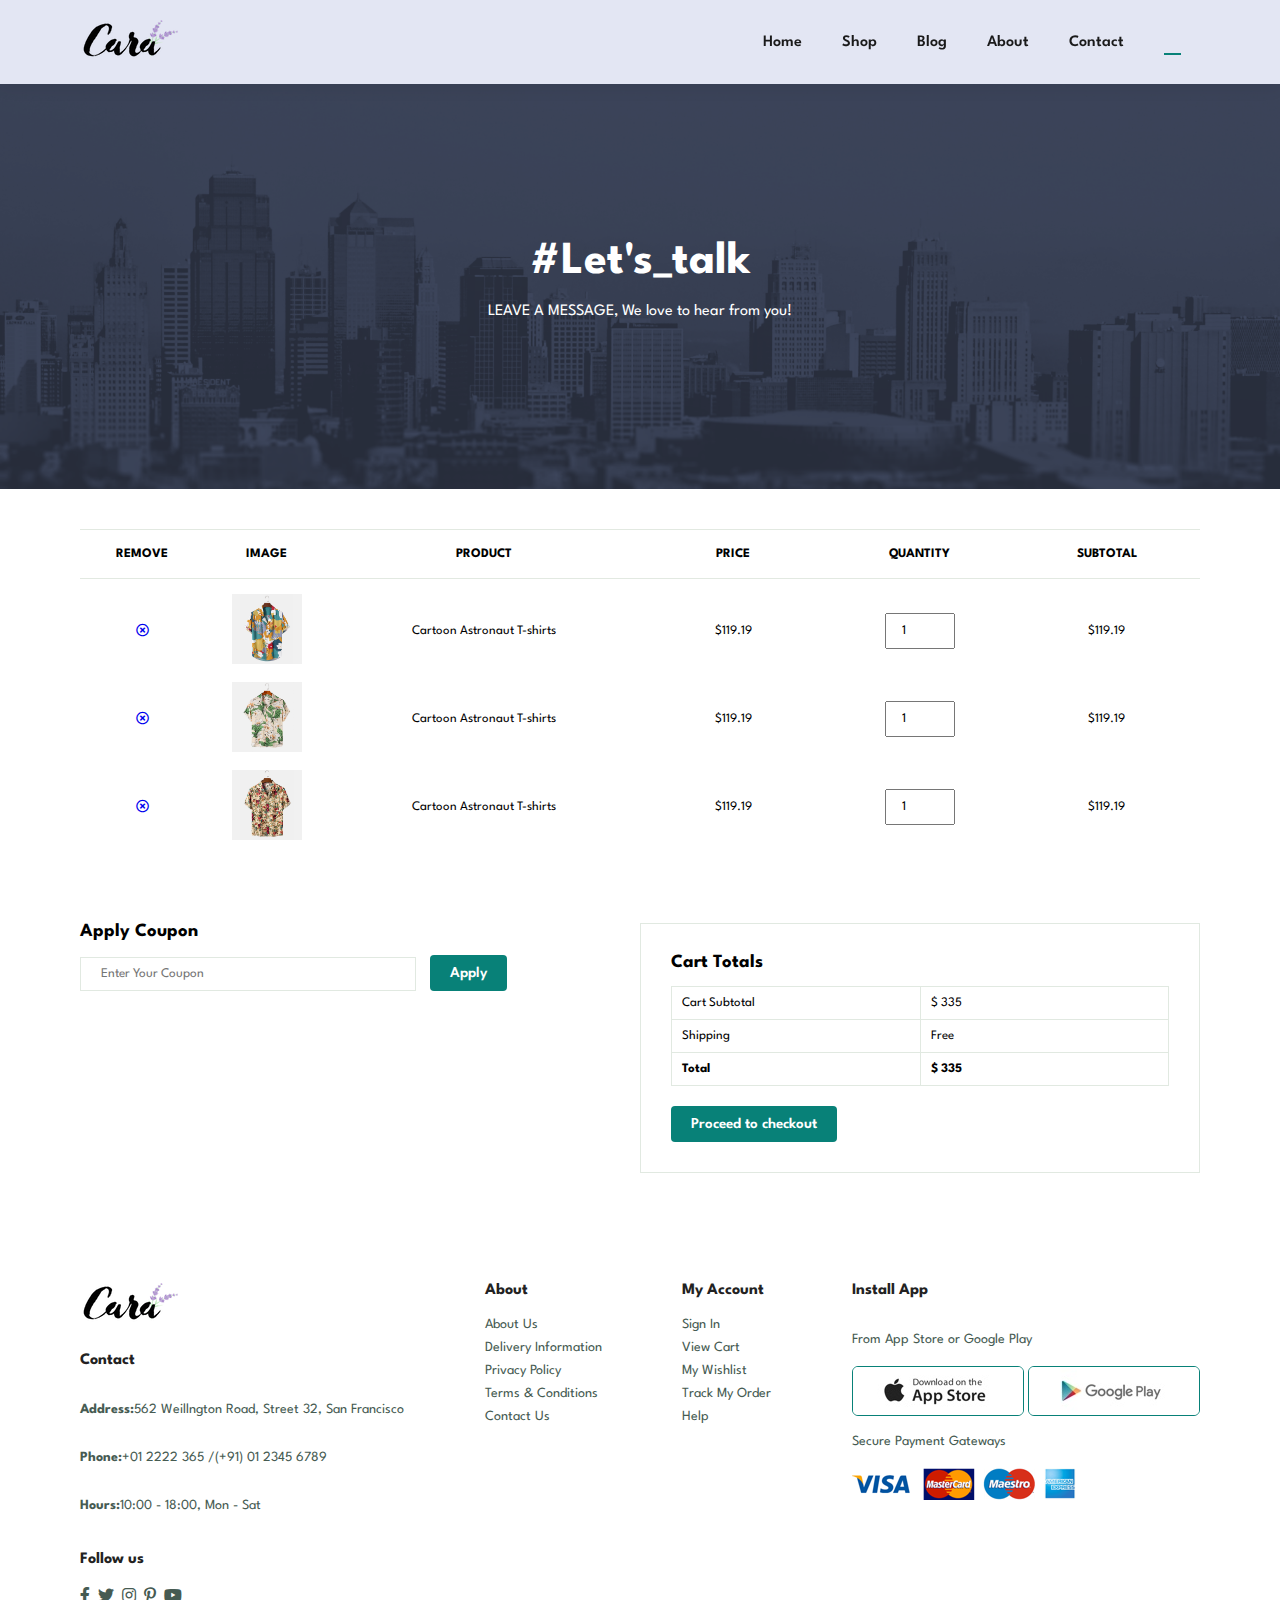
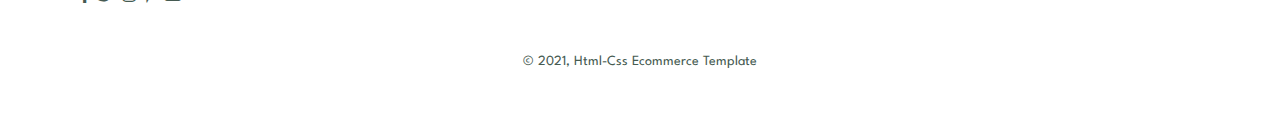
<file: cart.html>
<!DOCTYPE html>
<html lang="en">

<head>
    <meta charset="UTF-8">
    <meta http-equiv="X-UA-Compatible" content="IE=edge">
    <meta name="viewport" content="width=device-width, initial-scale=1.0">
    <title>Ecommerce Tutorial</title>
    <link rel="stylesheet" href="https://pro.fontawesome.com/releases/v5.10.0/css/all.css" />

    <link rel="stylesheet" href="style.css">
</head>

<body>
    <section id="header">
        <a href="#"> <img src="img/logo.png" class="logo" alt=""></a>
        <div>
            <ul id="nav-bar">
                <li><a  href="index.html">Home</a></li>
                <li><a href="shop.html">Shop</a></li>
                <li><a  href="blog.html">Blog</a></li>
                <li><a href="about.html">About</a></li>
                <li><a href="contact.html">Contact</a></li>
                <li><a class="active" href="cart.html" id="cart-logo"><i class="far fa-shopping-bag"></i></a></li>
                <a href="#" id="close"><i class="far fa-times"></i></a>
            </ul>
        </div>
        <div id="moblie" class="hidden">
            <a href="cart.html"><i class="far fa-shopping-bag"></i></a>
            <i id="bar" class="fas fa-outdent"></i>
        </div>
    </section>
    <section id="page-header" class="about-header">
        <h2>#Let's_talk</h2>
        <p>LEAVE A MESSAGE, We love to hear from you!</p>
    </section>
    <section id="cart" class="section-p1">
        <table width="100%">
            <thead>
                <tr>
                    <td>Remove</td>
                    <td>Image</td>
                    <td>Product</td>
                    <td>Price</td>
                    <td>Quantity</td>
                    <td>Subtotal</td>
                </tr>
            </thead>
            <tbody>
                <tr>
                    <td><a href="#"><i class="far fa-times-circle"></i></a></td>
                    <td><img src="img/products/f1.jpg" alt=""></td>
                    <td>Cartoon Astronaut T-shirts</td>
                    <td>$119.19</td>
                    <td><input type="number" value="1"></td>
                    <td>$119.19</td>
                </tr>
                <tr>
                    <td><a href="#"><i class="far fa-times-circle"></i></a></td>
                    <td><img src="img/products/f2.jpg" alt=""></td>
                    <td>Cartoon Astronaut T-shirts</td>
                    <td>$119.19</td>
                    <td><input type="number" value="1"></td>
                    <td>$119.19</td>
                </tr>
                <tr>
                    <td><a href="#"><i class="far fa-times-circle"></i></a></td>
                    <td><img src="img/products/f3.jpg" alt=""></td>
                    <td>Cartoon Astronaut T-shirts</td>
                    <td>$119.19</td>
                    <td><input type="number" value="1"></td>
                    <td>$119.19</td>
                </tr>
            </tbody>
         </table>
    </section>
    <section id="cart-add" class="section-p1">
        <div id="coupon">
            <h3>Apply Coupon</h3>
            <div>
                <input type="text" placeholder="Enter Your Coupon">
                <button class="normal">Apply</button>
            </div>
        </div>
        <div id="subtotal">
            <h3>Cart Totals</h3>
            <table>
                <tr>
                    <td>Cart Subtotal</td>
                    <td>$ 335</td>
                </tr>
                <tr>
                    <td>Shipping</td>
                    <td>Free</td>
                </tr>
                <tr>
                    <td><strong>Total</strong></td>
                    <td><strong>$ 335</strong></td>
                </tr>
            </table>
            <button class="normal">Proceed to checkout</button>
        </div>
    </section>
    <footer class="section-p1">
        <div class="col ">
            <img class="logo" src="img/logo.png" alt="">
            <h4>Contact</h4>
            <p> <strong>Address:</strong>562 Weillngton Road, Street 32, San Francisco</p>
            <p><strong>Phone:</strong>+01 2222 365 /(+91) 01 2345 6789</p>
            <p><strong>Hours:</strong>10:00 - 18:00, Mon - Sat</p>
            <div class="follow">
                <h4>Follow us</h4>
                <div class="icon">
                    <i class="fab fa-facebook-f"></i>
                    <i class="fab fa-twitter"></i>
                    <i class="fab fa-instagram"></i>
                    <i class="fab fa-pinterest-p"></i>
                    <i class="fab fa-youtube"></i>
                </div>
            </div>
        </div>
        <div class="col">
            <h4>About</h4>
            <a href="#">About Us</a>
            <a href="#">Delivery Information</a>
            <a href="#">Privacy Policy</a>
            <a href="#">Terms & Conditions</a>
            <a href="#">Contact Us</a>
        </div>
        <div class="col">
            <h4>My Account</h4>
            <a href="#">Sign In</a>
            <a href="#">View Cart</a>
            <a href="#">My Wishlist</a>
            <a href="#">Track My Order</a>
            <a href="#">Help</a>
        </div>
        <div clas="col install">
            <h4>Install App</h4>
            <p>From App Store or Google Play</p>
            <div class="row">
                <img src="img/pay/app.jpg" alt="">
                <img src="img/pay/play.jpg" alt="">
            </div>
            <p>Secure Payment Gateways</p>
            <img src="img/pay/pay.png" alt="">
        </div>
        <div class="copy-right">
            <p>&copy; 2021, Html-Css Ecommerce Template</p>
        </div>
    </footer>
    <script src="script.js"></script>
</body>

</html>
</file>
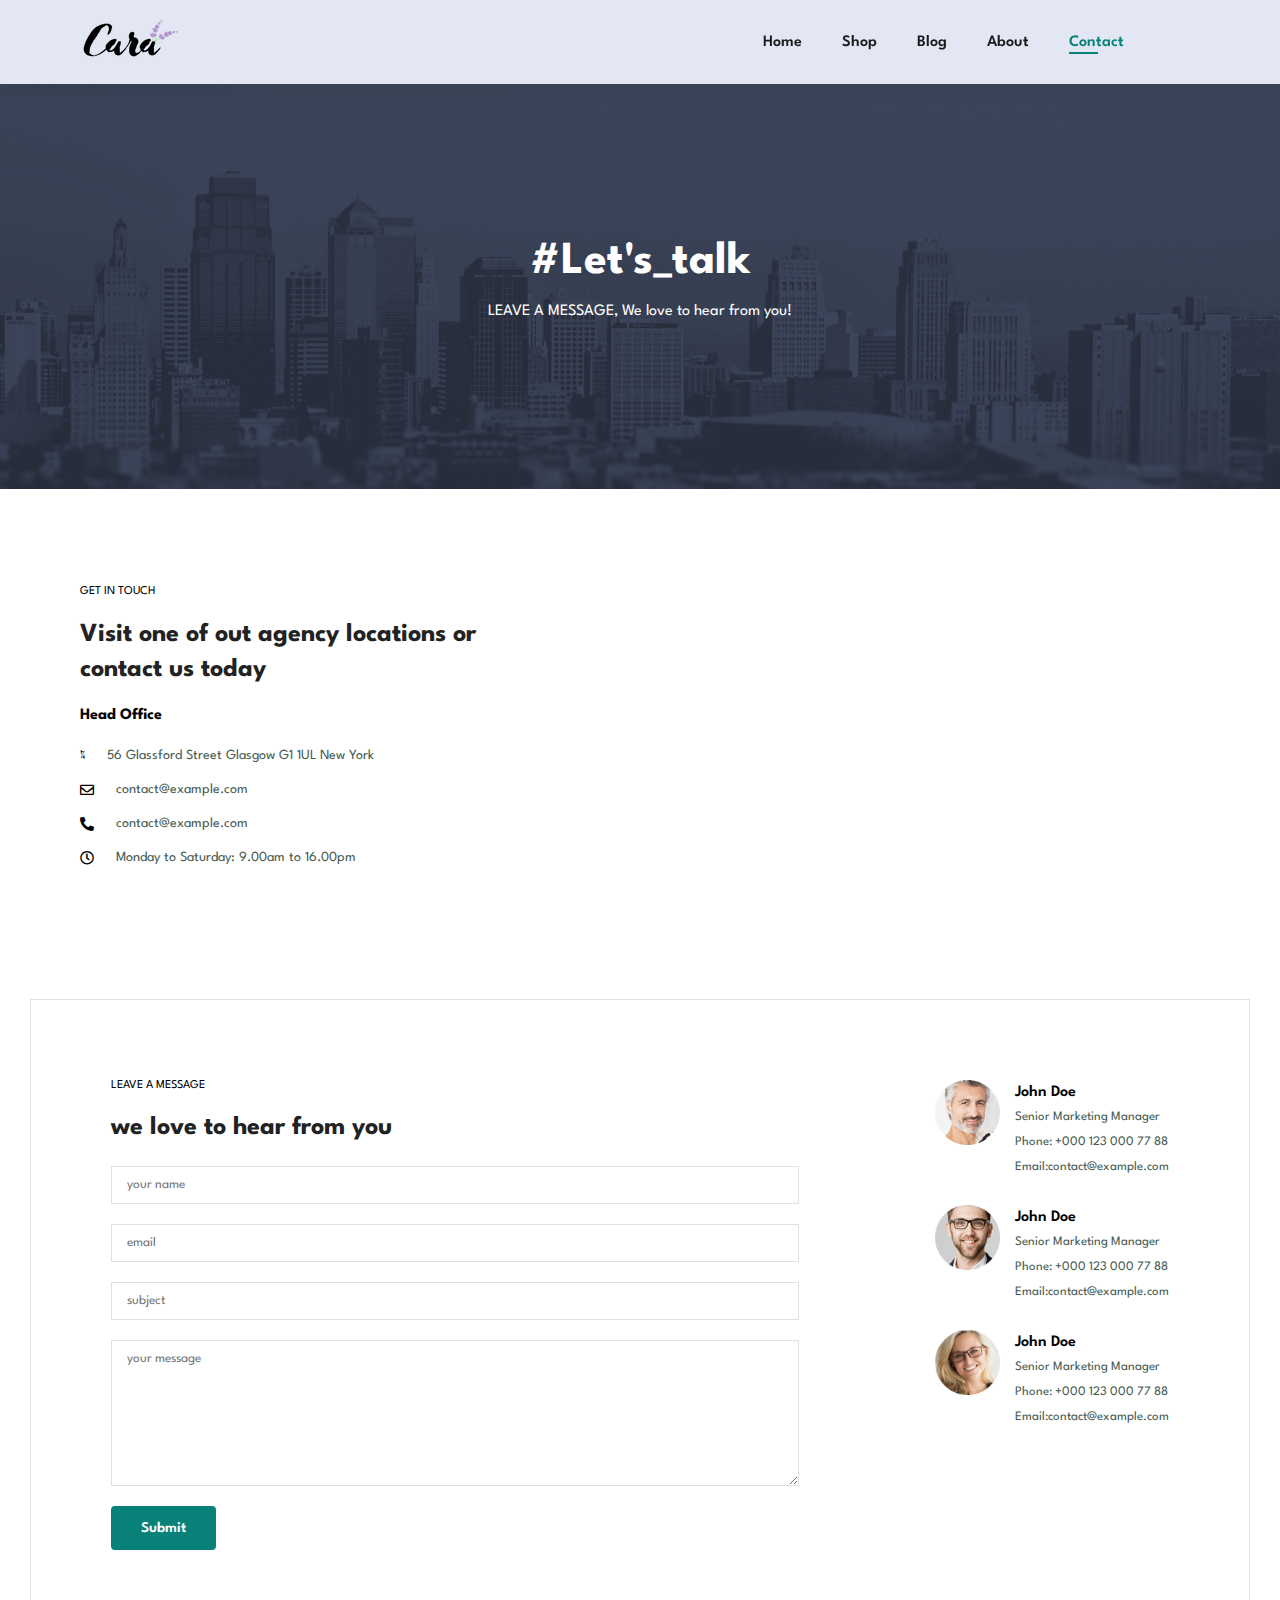
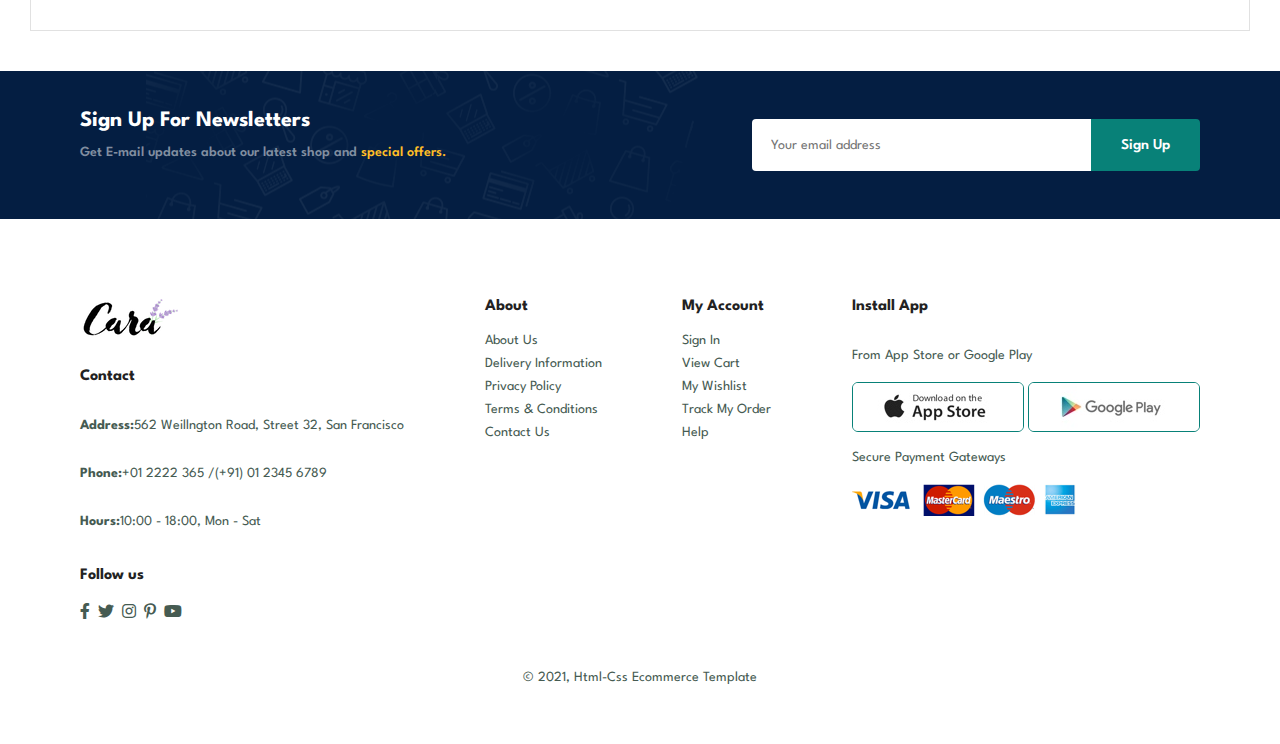
<file: contact.html>
<!DOCTYPE html>
<html lang="en">

<head>
    <meta charset="UTF-8">
    <meta http-equiv="X-UA-Compatible" content="IE=edge">
    <meta name="viewport" content="width=device-width, initial-scale=1.0">
    <title>Ecommerce Tutorial</title>
    <link rel="stylesheet" href="https://pro.fontawesome.com/releases/v5.10.0/css/all.css" />

    <link rel="stylesheet" href="style.css">
</head>

<body>
    <section id="header">
        <a href="#"> <img src="img/logo.png" class="logo" alt=""></a>
        <div>
            <ul id="nav-bar">
                <li><a  href="index.html">Home</a></li>
                <li><a href="shop.html">Shop</a></li>
                <li><a  href="blog.html">Blog</a></li>
                <li><a href="about.html">About</a></li>
                <li><a class="active"  href="contact.html">Contact</a></li>
                <li><a href="cart.html" id="cart-logo"><i  class="far fa-shopping-bag"></i></a></li>
                <a href="#" id="close"><i class="far fa-times"></i></a>
            </ul>
        </div>
        <div id="moblie" class="hidden">
            <a href="cart.html"><i class="far fa-shopping-bag"></i></a>
            <i id="bar" class="fas fa-outdent"></i>
        </div>
    </section>
    <section id="page-header" class="about-header">
        <h2>#Let's_talk</h2>
        <p>LEAVE A MESSAGE, We love to hear from you!</p>
    </section>
    <section id="contact-details" class="section-p1">
        <div class="details">
            <span>GET IN TOUCH</span>
            <h2>Visit one of out agency locations or contact us today</h2>
            <h3>Head Office</h3>
            <div>
                <li>
                    <i class="fal fa-map"></i>
                    <p>56 Glassford Street Glasgow G1 1UL New York</p>
                </li>
                <li><i class="far fa-envelope"></i>
                    <p>contact@example.com</p>
                </li>
                <li><i class="fas fa-phone-alt"></i>
                    <p>contact@example.com</p>
                </li>
                <li><i class="far fa-clock"></i>
                    <p>Monday to Saturday: 9.00am to 16.00pm</p>
                </li>
            </div>
        </div>
            <div class="map">
                <iframe
                    src="https://www.google.com/maps/embed?pb=!1m18!1m12!1m3!1d3775.1244965248247!2d77.91919617394562!3d18.881557358050454!2m3!1f0!2f0!3f0!3m2!1i1024!2i768!4f13.1!3m3!1m2!1s0x3bcde18c82d2cdb1%3A0x469505d0e802dd0c!2sBasara%20IIIT%20Campus!5e0!3m2!1sen!2sin!4v1709463132837!5m2!1sen!2sin"
                    width="600" height="450" style="border:0;" allowfullscreen="" loading="lazy"
                    referrerpolicy="no-referrer-when-downgrade"></iframe>
            </div>
    </section>
    <section id="form-details">
        <form action="">
            <span>LEAVE A MESSAGE</span>
            <h2>we love to hear from you</h2>
            <input type="text" placeholder="your name">
            <input type="text" placeholder="email">
            <input type="text" placeholder="subject">
            <textarea name="" id="" cols="30" rows="10" placeholder="your message"></textarea>
            <button class="normal">Submit</button>
        </form>
        <div class="people">
        <div >
            <img src="img/people/1.png" alt="">
            <p><span>John Doe</span>Senior Marketing Manager <br>Phone: +000 123 000 77 88 <br>Email:contact@example.com</p>
        </div>
        <div >
            <img src="img/people/2.png" alt="">
            <p><span>John Doe</span>Senior Marketing Manager <br>Phone: +000 123 000 77 88 <br>Email:contact@example.com</p>
        </div>
        <div >
            <img src="img/people/3.png" alt="">
            <p><span>John Doe</span>Senior Marketing Manager <br>Phone: +000 123 000 77 88 <br>Email:contact@example.com</p>
        </div>
    </div>
    </section>
    <section id="newsletter" class="section-p1 section-m1">
        <div class="newstext">
            <h4>Sign Up For Newsletters</h4>
            <p>Get E-mail updates about our latest shop and <span>special offers.</span></p>
        </div>
        <div class="form">
            <input type="text" placeholder="Your email address">
            <button class="normal">Sign Up</button>
        </div>
    </section>
    <footer class="section-p1">
        <div class="col ">
            <img class="logo" src="img/logo.png" alt="">
            <h4>Contact</h4>
            <p> <strong>Address:</strong>562 Weillngton Road, Street 32, San Francisco</p>
            <p><strong>Phone:</strong>+01 2222 365 /(+91) 01 2345 6789</p>
            <p><strong>Hours:</strong>10:00 - 18:00, Mon - Sat</p>
            <div class="follow">
                <h4>Follow us</h4>
                <div class="icon">
                    <i class="fab fa-facebook-f"></i>
                    <i class="fab fa-twitter"></i>
                    <i class="fab fa-instagram"></i>
                    <i class="fab fa-pinterest-p"></i>
                    <i class="fab fa-youtube"></i>
                </div>
            </div>
        </div>
        <div class="col">
            <h4>About</h4>
            <a href="#">About Us</a>
            <a href="#">Delivery Information</a>
            <a href="#">Privacy Policy</a>
            <a href="#">Terms & Conditions</a>
            <a href="#">Contact Us</a>
        </div>
        <div class="col">
            <h4>My Account</h4>
            <a href="#">Sign In</a>
            <a href="#">View Cart</a>
            <a href="#">My Wishlist</a>
            <a href="#">Track My Order</a>
            <a href="#">Help</a>
        </div>
        <div clas="col install">
            <h4>Install App</h4>
            <p>From App Store or Google Play</p>
            <div class="row">
                <img src="img/pay/app.jpg" alt="">
                <img src="img/pay/play.jpg" alt="">
            </div>
            <p>Secure Payment Gateways</p>
            <img src="img/pay/pay.png" alt="">
        </div>
        <div class="copy-right">
            <p>&copy; 2021, Html-Css Ecommerce Template</p>
        </div>
    </footer>
    <script src="script.js"></script>
</body>

</html>
</file>
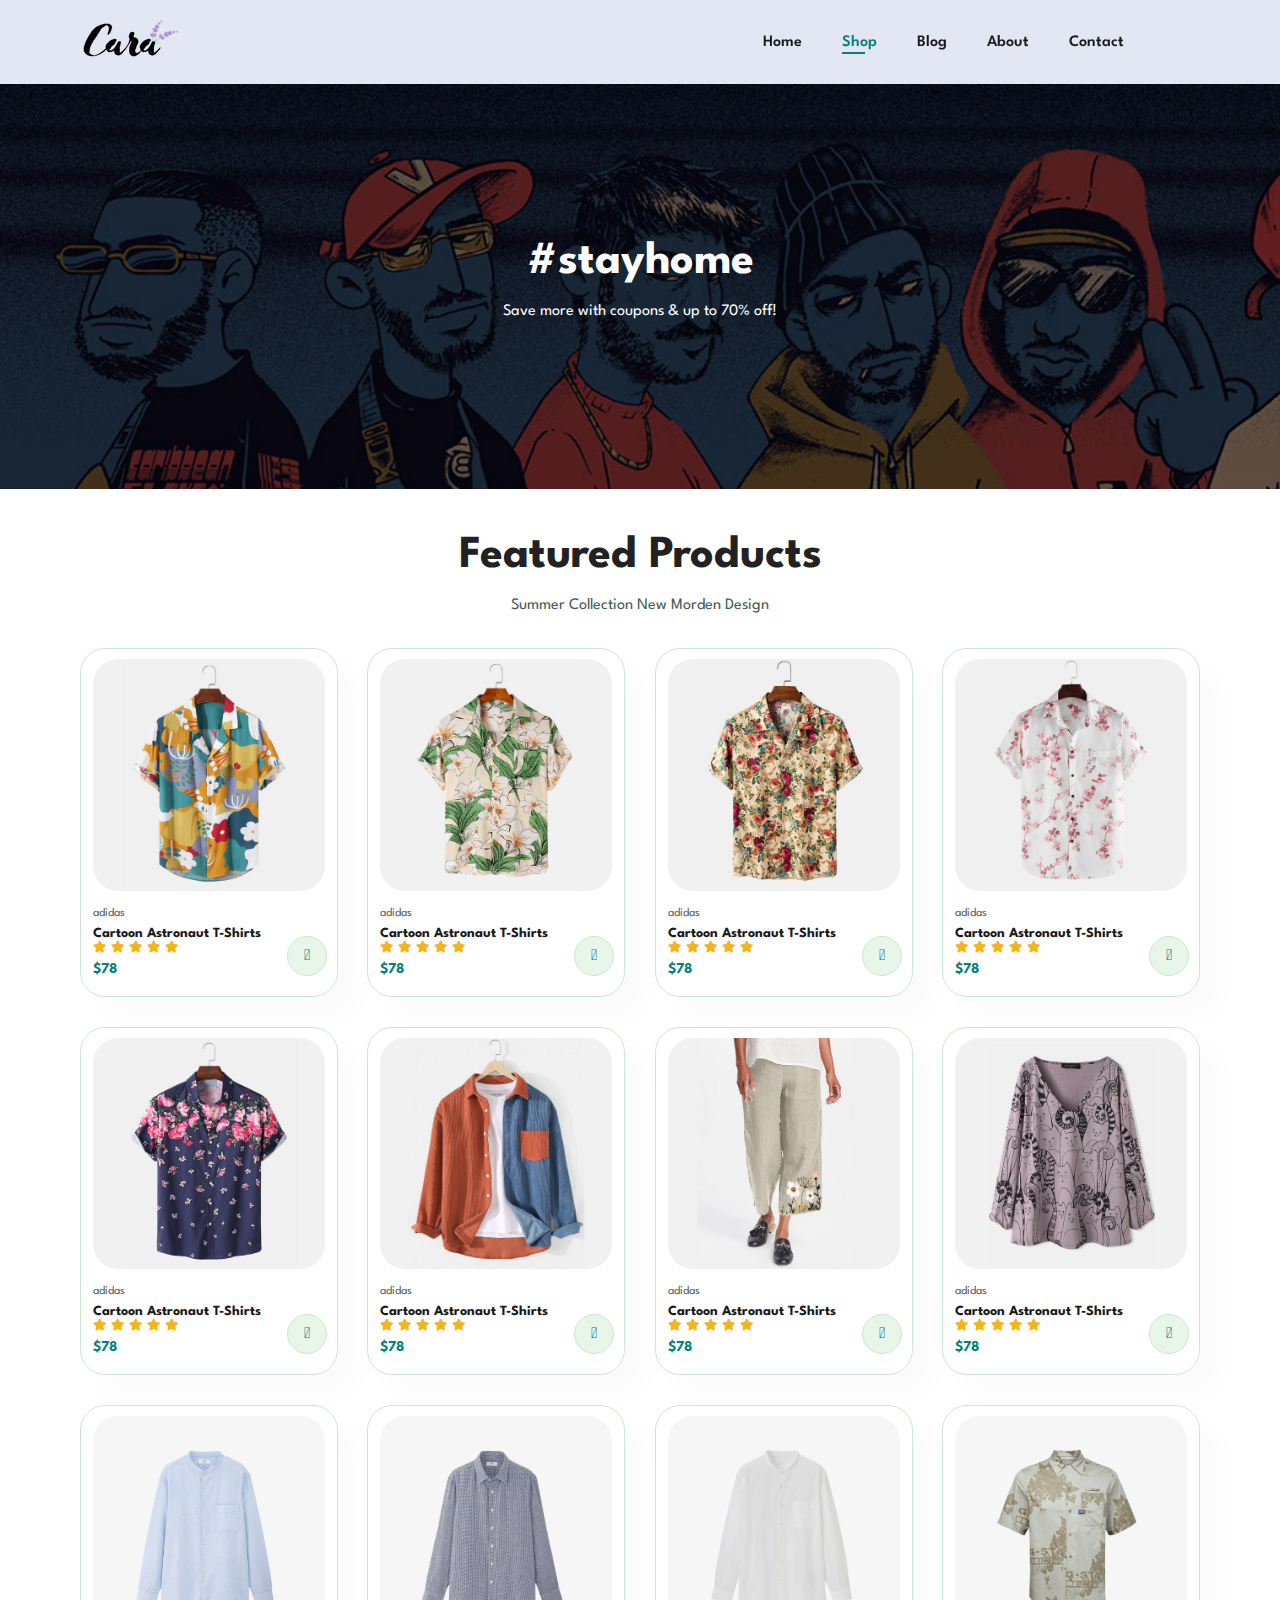
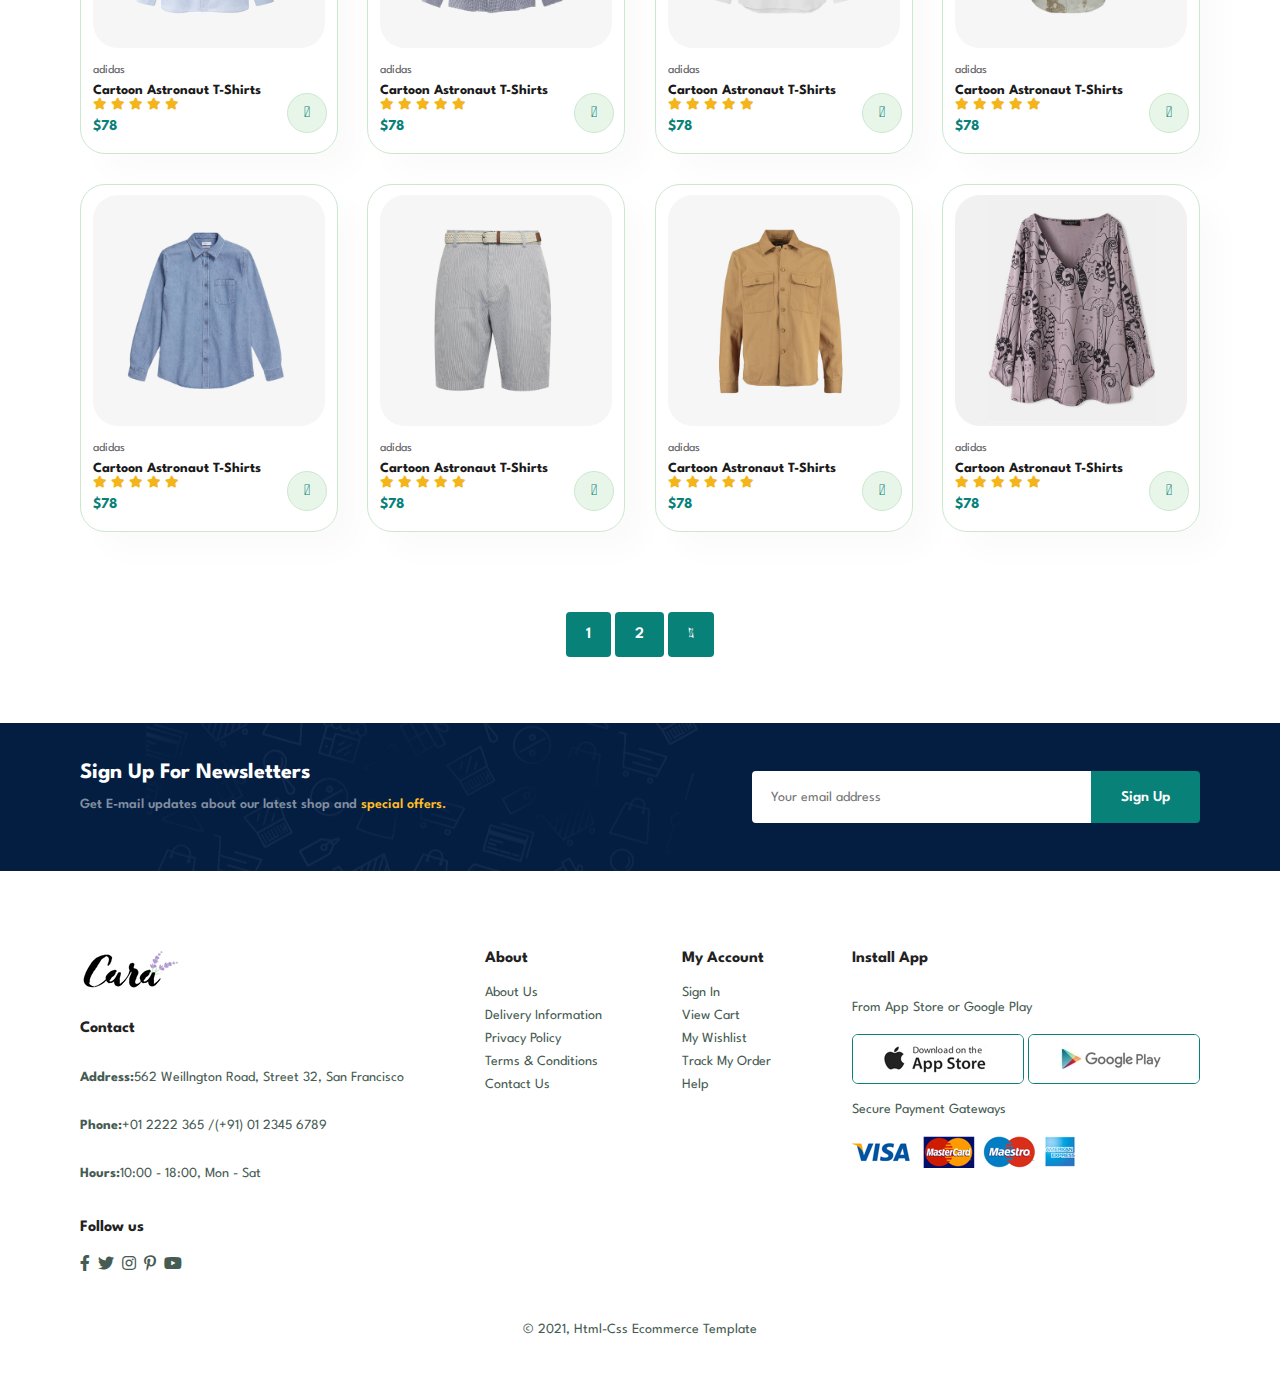
<file: shop.html>
<!DOCTYPE html>
<html lang="en">

    <head>
        <meta charset="UTF-8">
        <meta http-equiv="X-UA-Compatible" content="IE=edge">
        <meta name="viewport" content="width=device-width, initial-scale=1.0">
        <title>Ecommerce Tutorial</title>
        <link rel="stylesheet" href="https://pro.fontawesome.com/releases/v5.10.0/css/all.css" />

        <link rel="stylesheet" href="style.css">
    </head>

    <body>
        <section id="header">
            <a href="#"> <img src="img/logo.png" class="logo" alt=""></a>
            <div>
                <ul id="nav-bar">
                    <li><a  href="index.html">Home</a></li>
                    <li><a class="active" href="shop.html">Shop</a></li>
                    <li><a href="blog.html">Blog</a></li>
                    <li><a href="about.html">About</a></li>
                    <li><a href="contact.html">Contact</a></li>
                    <li><a href="cart.html" id="cart-logo"><i class="far fa-shopping-bag"></i></a></li>
                    <a href="#" id="close"><i class="far fa-times"></i></a>
                </ul>
            </div>
            <div id="moblie" class="hidden">
                <a href="cart.html"><i class="far fa-shopping-bag"></i></a>
                <i id="bar" class="fas fa-outdent"></i>
            </div>
        </section>
        <section id="page-header">
            <h2>#stayhome </h2>
            <p>Save more with coupons & up to 70% off!</p>
        </section>
        <section id="product1" class="section-p1">
            <h2>Featured Products</h2>
            <p>Summer Collection New Morden Design</p>
            <div class="pro-container">
                <div class="pro" onclick="window.location.href='sproduct.html';">
                    <img src="img/products/f1.jpg" alt="shirt image">
                    <div class="des">
                        <span>adidas</span>
                        <h5>Cartoon Astronaut T-Shirts</h5>
                        <div class="star">
                            <i class="fas fa-star"></i>
                            <i class="fas fa-star"></i>
                            <i class="fas fa-star"></i>
                            <i class="fas fa-star"></i>
                            <i class="fas fa-star"></i>
                        </div>
                        <h4>$78</h4>
                    </div>
                    <a href="#"><i class="fal fa-shopping-cart cart"></i></a>
                </div>
                <div class="pro">
                    <img src="img/products/f2.jpg" alt="shirt image">
                    <div class="des">
                        <span>adidas</span>
                        <h5>Cartoon Astronaut T-Shirts</h5>
                        <div class="star">
                            <i class="fas fa-star"></i>
                            <i class="fas fa-star"></i>
                            <i class="fas fa-star"></i>
                            <i class="fas fa-star"></i>
                            <i class="fas fa-star"></i>
                        </div>
                        <h4>$78</h4>
                    </div>
                    <a href="#"><i class="fal fa-shopping-cart cart"></i></a>
                </div>
                <div class="pro">
                    <img src="img/products/f3.jpg" alt="shirt image">
                    <div class="des">
                        <span>adidas</span>
                        <h5>Cartoon Astronaut T-Shirts</h5>
                        <div class="star">
                            <i class="fas fa-star"></i>
                            <i class="fas fa-star"></i>
                            <i class="fas fa-star"></i>
                            <i class="fas fa-star"></i>
                            <i class="fas fa-star"></i>
                        </div>
                        <h4>$78</h4>
                    </div>
                    <a href="#"><i class="fal fa-shopping-cart cart"></i></a>
                </div>
                <div class="pro">
                    <img src="img/products/f4.jpg" alt="shirt image">
                    <div class="des">
                        <span>adidas</span>
                        <h5>Cartoon Astronaut T-Shirts</h5>
                        <div class="star">
                            <i class="fas fa-star"></i>
                            <i class="fas fa-star"></i>
                            <i class="fas fa-star"></i>
                            <i class="fas fa-star"></i>
                            <i class="fas fa-star"></i>
                        </div>
                        <h4>$78</h4>
                    </div>
                    <a href="#"><i class="fal fa-shopping-cart cart"></i></a>
                </div>
                <div class="pro">
                    <img src="img/products/f5.jpg" alt="shirt image">
                    <div class="des">
                        <span>adidas</span>
                        <h5>Cartoon Astronaut T-Shirts</h5>
                        <div class="star">
                            <i class="fas fa-star"></i>
                            <i class="fas fa-star"></i>
                            <i class="fas fa-star"></i>
                            <i class="fas fa-star"></i>
                            <i class="fas fa-star"></i>
                        </div>
                        <h4>$78</h4>
                    </div>
                    <a href="#"><i class="fal fa-shopping-cart cart"></i></a>
                </div>
                <div class="pro">
                    <img src="img/products/f6.jpg" alt="shirt image">
                    <div class="des">
                        <span>adidas</span>
                        <h5>Cartoon Astronaut T-Shirts</h5>
                        <div class="star">
                            <i class="fas fa-star"></i>
                            <i class="fas fa-star"></i>
                            <i class="fas fa-star"></i>
                            <i class="fas fa-star"></i>
                            <i class="fas fa-star"></i>
                        </div>
                        <h4>$78</h4>
                    </div>
                    <a href="#"><i class="fal fa-shopping-cart cart"></i></a>
                </div>
                <div class="pro">
                    <img src="img/products/f7.jpg" alt="shirt image">
                    <div class="des">
                        <span>adidas</span>
                        <h5>Cartoon Astronaut T-Shirts</h5>
                        <div class="star">
                            <i class="fas fa-star"></i>
                            <i class="fas fa-star"></i>
                            <i class="fas fa-star"></i>
                            <i class="fas fa-star"></i>
                            <i class="fas fa-star"></i>
                        </div>
                        <h4>$78</h4>
                    </div>
                    <a href="#"><i class="fal fa-shopping-cart cart"></i></a>
                </div>
                <div class="pro">
                    <img src="img/products/f8.jpg" alt="shirt image">
                    <div class="des">
                        <span>adidas</span>
                        <h5>Cartoon Astronaut T-Shirts</h5>
                        <div class="star">
                            <i class="fas fa-star"></i>
                            <i class="fas fa-star"></i>
                            <i class="fas fa-star"></i>
                            <i class="fas fa-star"></i>
                            <i class="fas fa-star"></i>
                        </div>
                        <h4>$78</h4>
                    </div>
                    <a href="#"><i class="fal fa-shopping-cart cart"></i></a>
                </div>
            <!-- </div>
        </section>
        <section id="product1" class="section-p1">
            <h2>New Arrivals</h2>
            <p>Summer Collection New Morden Design</p>
            <div class="pro-container">-->
                <div class="pro"> 
                    <img src="img/products/n1.jpg" alt="shirt image">
                    <div class="des">
                        <span>adidas</span>
                        <h5>Cartoon Astronaut T-Shirts</h5>
                        <div class="star">
                            <i class="fas fa-star"></i>
                            <i class="fas fa-star"></i>
                            <i class="fas fa-star"></i>
                            <i class="fas fa-star"></i>
                            <i class="fas fa-star"></i>
                        </div>
                        <h4>$78</h4>
                    </div>
                    <a href="#"><i class="fal fa-shopping-cart cart"></i></a>
                </div>
                <div class="pro">
                    <img src="img/products/n2.jpg" alt="shirt image">
                    <div class="des">
                        <span>adidas</span>
                        <h5>Cartoon Astronaut T-Shirts</h5>
                        <div class="star">
                            <i class="fas fa-star"></i>
                            <i class="fas fa-star"></i>
                            <i class="fas fa-star"></i>
                            <i class="fas fa-star"></i>
                            <i class="fas fa-star"></i>
                        </div>
                        <h4>$78</h4>
                    </div>
                    <a href="#"><i class="fal fa-shopping-cart cart"></i></a>
                </div>
                <div class="pro">
                    <img src="img/products/n3.jpg" alt="shirt image">
                    <div class="des">
                        <span>adidas</span>
                        <h5>Cartoon Astronaut T-Shirts</h5>
                        <div class="star">
                            <i class="fas fa-star"></i>
                            <i class="fas fa-star"></i>
                            <i class="fas fa-star"></i>
                            <i class="fas fa-star"></i>
                            <i class="fas fa-star"></i>
                        </div>
                        <h4>$78</h4>
                    </div>
                    <a href="#"><i class="fal fa-shopping-cart cart"></i></a>
                </div>
                <div class="pro">
                    <img src="img/products/n4.jpg" alt="shirt image">
                    <div class="des">
                        <span>adidas</span>
                        <h5>Cartoon Astronaut T-Shirts</h5>
                        <div class="star">
                            <i class="fas fa-star"></i>
                            <i class="fas fa-star"></i>
                            <i class="fas fa-star"></i>
                            <i class="fas fa-star"></i>
                            <i class="fas fa-star"></i>
                        </div>
                        <h4>$78</h4>
                    </div>
                    <a href="#"><i class="fal fa-shopping-cart cart"></i></a>
                </div>
                <div class="pro">
                    <img src="img/products/n5.jpg" alt="shirt image">
                    <div class="des">
                        <span>adidas</span>
                        <h5>Cartoon Astronaut T-Shirts</h5>
                        <div class="star">
                            <i class="fas fa-star"></i>
                            <i class="fas fa-star"></i>
                            <i class="fas fa-star"></i>
                            <i class="fas fa-star"></i>
                            <i class="fas fa-star"></i>
                        </div>
                        <h4>$78</h4>
                    </div>
                    <a href="#"><i class="fal fa-shopping-cart cart"></i></a>
                </div>
                <div class="pro">
                    <img src="img/products/n6.jpg" alt="shirt image">
                    <div class="des">
                        <span>adidas</span>
                        <h5>Cartoon Astronaut T-Shirts</h5>
                        <div class="star">
                            <i class="fas fa-star"></i>
                            <i class="fas fa-star"></i>
                            <i class="fas fa-star"></i>
                            <i class="fas fa-star"></i>
                            <i class="fas fa-star"></i>
                        </div>
                        <h4>$78</h4>
                    </div>
                    <a href="#"><i class="fal fa-shopping-cart cart"></i></a>
                </div>
                <div class="pro">
                    <img src="img/products/n7.jpg" alt="shirt image">
                    <div class="des">
                        <span>adidas</span>
                        <h5>Cartoon Astronaut T-Shirts</h5>
                        <div class="star">
                            <i class="fas fa-star"></i>
                            <i class="fas fa-star"></i>
                            <i class="fas fa-star"></i>
                            <i class="fas fa-star"></i>
                            <i class="fas fa-star"></i>
                        </div>
                        <h4>$78</h4>
                    </div>
                    <a href="#"><i class="fal fa-shopping-cart cart"></i></a>
                </div>
                <div class="pro">
                    <img src="img/products/f8.jpg" alt="shirt image">
                    <div class="des">
                        <span>adidas</span>
                        <h5>Cartoon Astronaut T-Shirts</h5>
                        <div class="star">
                            <i class="fas fa-star"></i>
                            <i class="fas fa-star"></i>
                            <i class="fas fa-star"></i>
                            <i class="fas fa-star"></i>
                            <i class="fas fa-star"></i>
                        </div>
                        <h4>$78</h4>
                    </div>
                    <a href="#"><i class="fal fa-shopping-cart cart"></i></a>
                </div>
            </div>
        </section>
        <section id="pagination" class="section-p1">
            <a href="#">1</a>
            <a href="#">2</a>
            <a href="#"><i class="fal fa-long-arrow-alt-right"></i></a>
        </section>
        <section id="newsletter" class="section-p1 section-m1">
            <div class="newstext">
                <h4>Sign Up For Newsletters</h4>
                <p>Get E-mail updates about our latest shop and <span>special offers.</span></p>
            </div>
            <div class="form">
                <input type="text" placeholder="Your email address">
                <button class="normal">Sign Up</button>
            </div>
        </section>
        <footer class="section-p1">
            <div class="col ">
                <img class="logo" src="img/logo.png" alt="">
                <h4>Contact</h4>
                <p> <strong>Address:</strong>562 Weillngton Road, Street 32, San Francisco</p>
                <p><strong>Phone:</strong>+01 2222 365 /(+91) 01 2345 6789</p>
                <p><strong>Hours:</strong>10:00 - 18:00, Mon - Sat</p>
                <div class="follow">
                    <h4>Follow us</h4>
                    <div class="icon">
                        <i class="fab fa-facebook-f"></i>
                        <i class="fab fa-twitter"></i>
                        <i class="fab fa-instagram"></i>
                        <i class="fab fa-pinterest-p"></i>
                        <i class="fab fa-youtube"></i>
                    </div>
                </div>
            </div>
            <div class="col">
                <h4>About</h4>
                <a href="#">About Us</a>
                <a href="#">Delivery Information</a>
                <a href="#">Privacy Policy</a>
                <a href="#">Terms & Conditions</a>
                <a href="#">Contact Us</a>
            </div>
            <div class="col">
                <h4>My Account</h4>
                <a href="#">Sign In</a>
                <a href="#">View Cart</a>
                <a href="#">My Wishlist</a>
                <a href="#">Track My Order</a>
                <a href="#">Help</a>
            </div>
            <div clas="col install">
                <h4>Install App</h4>
                <p>From App Store or Google Play</p>
                <div class="row">
                    <img src="img/pay/app.jpg" alt="">
                    <img src="img/pay/play.jpg" alt="">
                </div>
                <p>Secure Payment Gateways</p>
                <img src="img/pay/pay.png" alt="">
            </div>
            <div class="copy-right">
                <p>&copy; 2021, Html-Css Ecommerce Template</p>
            </div>
        </footer>
        <script src="script.js"></script>
    </body>

</html>
</file>
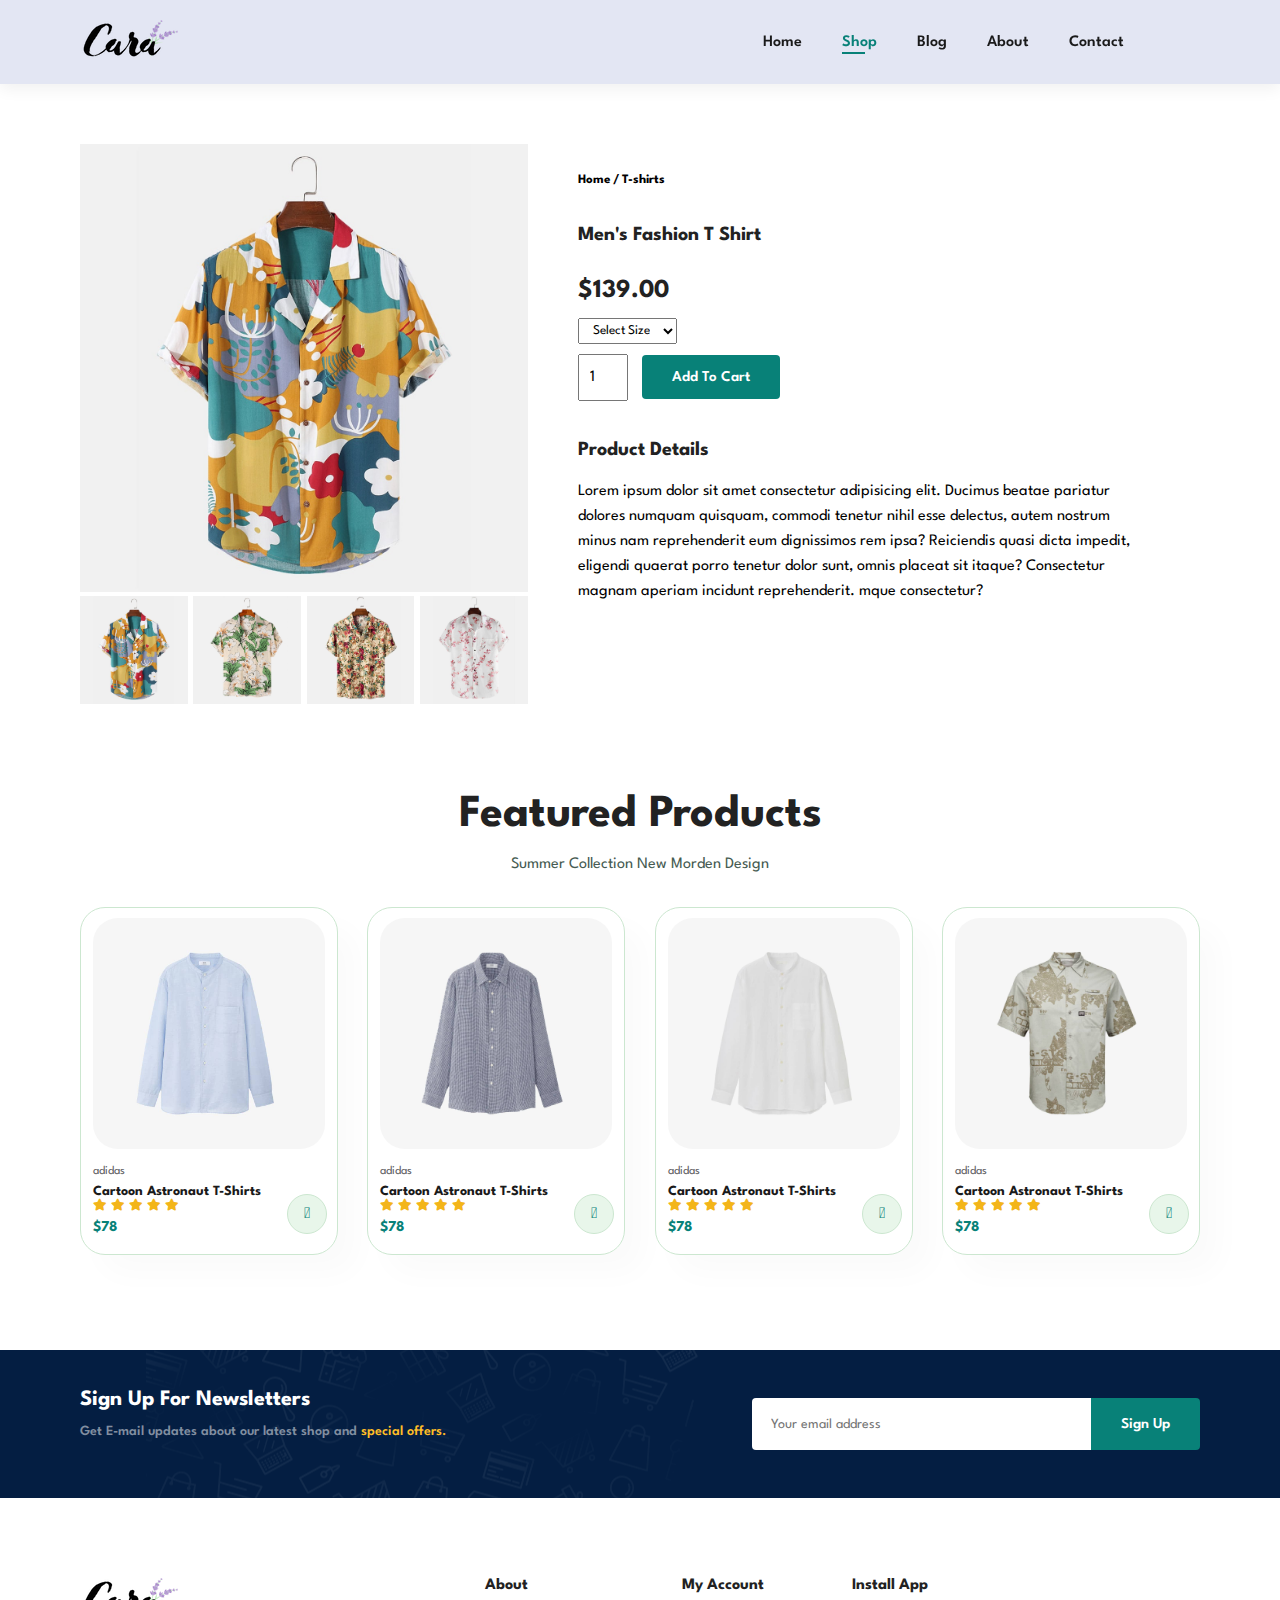
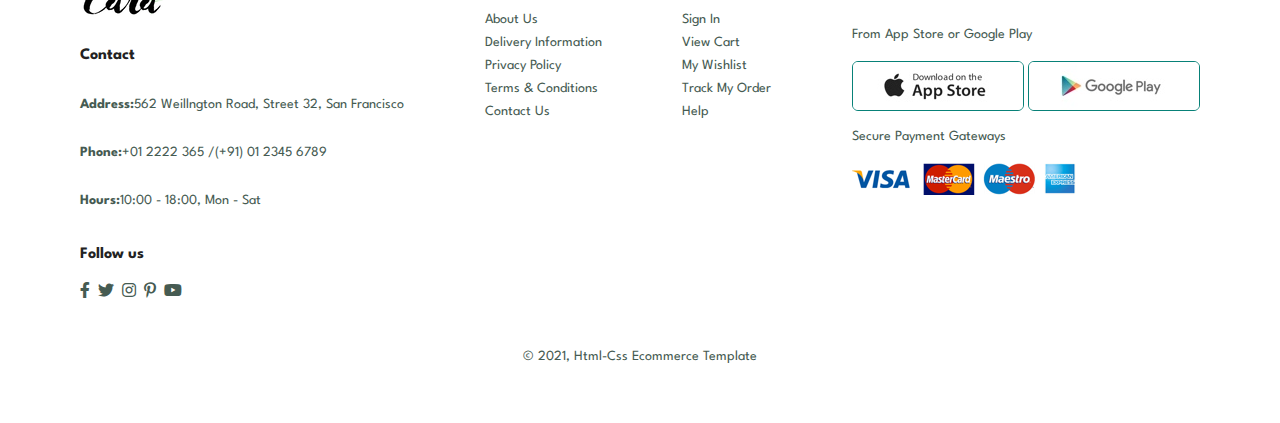
<file: sproduct.html>
<!DOCTYPE html>
<html lang="en">

<head>
    <meta charset="UTF-8">
    <meta http-equiv="X-UA-Compatible" content="IE=edge">
    <meta name="viewport" content="width=device-width, initial-scale=1.0">
    <title>Ecommerce Tutorial</title>
    <link rel="stylesheet" href="https://pro.fontawesome.com/releases/v5.10.0/css/all.css" />

    <link rel="stylesheet" href="style.css">
</head>

<body>
    <section id="header">
        <a href="#"> <img src="img/logo.png" class="logo" alt=""></a>
        <div>
            <ul id="nav-bar">
                <li><a  href="index.html">Home</a></li>
                <li><a class="active" href="shop.html">Shop</a></li>
                <li><a href="blog.html">Blog</a></li>
                <li><a href="about.html">About</a></li>
                <li><a href="contact.html">Contact</a></li>
                <li><a href="cart.html" id="cart-logo"><i class="far fa-shopping-bag"></i></a></li>
                <a href="#" id="close"><i class="far fa-times"></i></a>
            </ul>
        </div>
        <div id="moblie" class="hidden">
            <a href="cart.html"><i class="far fa-shopping-bag"></i></a>
            <i id="bar" class="fas fa-outdent"></i>
        </div>
    </section>
    <section id="prodetails" class="section-p1">
        <div class="single-pro-image">
            <img src="img/products/f1.jpg" width=100% id="main-img" alt="">
            <div class="small-img-group">
                <div class="small-img-col">
                    <img src="img/products/f1.jpg" width=100% class="small-img" alt="">
                </div>
                <div class="small-img-col">
                    <img src="img/products/f2.jpg" width=100% class="small-img" alt="">
                </div>
                <div class="small-img-col">
                    <img src="img/products/f3.jpg" width=100% class="small-img" alt="">
                </div>
                <div class="small-img-col">
                    <img src="img/products/f4.jpg" width=100% class="small-img" alt="">
                </div>
            </div>
        </div>
        <div class="single-pro-details">
            <h6>Home / T-shirts</h6>
            <h4>Men's Fashion T Shirt</h4>
            <h2>$139.00</h2>
            <select >
                <option>Select Size</option>
                <option>X</option>
                <option>XXL</option>
                <option>Small</option>
                <option>Large</option>
            </select>
            <input type="number" value="1">
            <button class="normal">Add To Cart</button>
            <h4>Product Details</h4>
            <span>Lorem ipsum dolor sit amet consectetur adipisicing elit. Ducimus beatae pariatur dolores numquam
                quisquam, commodi tenetur nihil esse delectus, autem nostrum minus nam reprehenderit eum dignissimos rem
                ipsa? Reiciendis quasi dicta impedit, eligendi quaerat porro tenetur dolor sunt, omnis placeat sit
                itaque? Consectetur magnam aperiam incidunt reprehenderit. mque consectetur?</span>
        </div>
    </section>
    <section id="product1" class="section-p1">
        <h2>Featured Products</h2>
        <p>Summer Collection New Morden Design</p>
        <div class="pro-container">
            <div class="pro">
                <img src="img/products/n1.jpg" alt="shirt image">
                <div class="des">
                    <span>adidas</span>
                    <h5>Cartoon Astronaut T-Shirts</h5>
                    <div class="star">
                        <i class="fas fa-star"></i>
                        <i class="fas fa-star"></i>
                        <i class="fas fa-star"></i>
                        <i class="fas fa-star"></i>
                        <i class="fas fa-star"></i>
                    </div>
                    <h4>$78</h4>
                </div>
                <a href="#"><i class="fal fa-shopping-cart cart"></i></a>
            </div>
            <div class="pro">
                <img src="img/products/n2.jpg" alt="shirt image">
                <div class="des">
                    <span>adidas</span>
                    <h5>Cartoon Astronaut T-Shirts</h5>
                    <div class="star">
                        <i class="fas fa-star"></i>
                        <i class="fas fa-star"></i>
                        <i class="fas fa-star"></i>
                        <i class="fas fa-star"></i>
                        <i class="fas fa-star"></i>
                    </div>
                    <h4>$78</h4>
                </div>
                <a href="#"><i class="fal fa-shopping-cart cart"></i></a>
            </div>
            <div class="pro">
                <img src="img/products/n3.jpg" alt="shirt image">
                <div class="des">
                    <span>adidas</span>
                    <h5>Cartoon Astronaut T-Shirts</h5>
                    <div class="star">
                        <i class="fas fa-star"></i>
                        <i class="fas fa-star"></i>
                        <i class="fas fa-star"></i>
                        <i class="fas fa-star"></i>
                        <i class="fas fa-star"></i>
                    </div>
                    <h4>$78</h4>
                </div>
                <a href="#"><i class="fal fa-shopping-cart cart"></i></a>
            </div>
            <div class="pro">
                <img src="img/products/n4.jpg" alt="shirt image">
                <div class="des">
                    <span>adidas</span>
                    <h5>Cartoon Astronaut T-Shirts</h5>
                    <div class="star">
                        <i class="fas fa-star"></i>
                        <i class="fas fa-star"></i>
                        <i class="fas fa-star"></i>
                        <i class="fas fa-star"></i>
                        <i class="fas fa-star"></i>
                    </div>
                    <h4>$78</h4>
                </div>
                <a href="#"><i class="fal fa-shopping-cart cart"></i></a>
            </div>
        </div>
    </section>
    <section id="newsletter" class="section-p1 section-m1">
        <div class="newstext">
            <h4>Sign Up For Newsletters</h4>
            <p>Get E-mail updates about our latest shop and <span>special offers.</span></p>
        </div>
        <div class="form">
            <input type="text" placeholder="Your email address">
            <button class="normal">Sign Up</button>
        </div>
    </section>
    <footer class="section-p1">
        <div class="col ">
            <img class="logo" src="img/logo.png" alt="">
            <h4>Contact</h4>
            <p> <strong>Address:</strong>562 Weillngton Road, Street 32, San Francisco</p>
            <p><strong>Phone:</strong>+01 2222 365 /(+91) 01 2345 6789</p>
            <p><strong>Hours:</strong>10:00 - 18:00, Mon - Sat</p>
            <div class="follow">
                <h4>Follow us</h4>
                <div class="icon">
                    <i class="fab fa-facebook-f"></i>
                    <i class="fab fa-twitter"></i>
                    <i class="fab fa-instagram"></i>
                    <i class="fab fa-pinterest-p"></i>
                    <i class="fab fa-youtube"></i>
                </div>
            </div>
        </div>
        <div class="col">
            <h4>About</h4>
            <a href="#">About Us</a>
            <a href="#">Delivery Information</a>
            <a href="#">Privacy Policy</a>
            <a href="#">Terms & Conditions</a>
            <a href="#">Contact Us</a>
        </div>
        <div class="col">
            <h4>My Account</h4>
            <a href="#">Sign In</a>
            <a href="#">View Cart</a>
            <a href="#">My Wishlist</a>
            <a href="#">Track My Order</a>
            <a href="#">Help</a>
        </div>
        <div clas="col install">
            <h4>Install App</h4>
            <p>From App Store or Google Play</p>
            <div class="row">
                <img src="img/pay/app.jpg" alt="">
                <img src="img/pay/play.jpg" alt="">
            </div>
            <p>Secure Payment Gateways</p>
            <img src="img/pay/pay.png" alt="">
        </div>
        <div class="copy-right">
            <p>&copy; 2021, Html-Css Ecommerce Template</p>
        </div>
    </footer>
    <script>
        let Mainimg=document.getElementById("main-img");
        let smallimg=document.getElementsByClassName("small-img");

        smallimg[0].onclick=function(){
            Mainimg.src=smallimg[0].src;
        }
        smallimg[1].onclick=function(){
            Mainimg.src=smallimg[1].src;
        }
        smallimg[2].onclick=function(){
            Mainimg.src=smallimg[2].src;
        }
        smallimg[3].onclick=function(){
            Mainimg.src=smallimg[3].src;
        }
    </script>
    <script src="script.js"></script>
</body>

</html>
</file>
<file: style.css>
@import url("https://fonts.googleapis.com/css2?family=Spartan:wght@100;200;300;400;500;600;700;800;900&display=swap");
* {
  margin: 0;
  padding: 0;
  box-sizing: border-box;
  font-family: "Spartan", sans-serif;
}

html {
  scroll-behavior: smooth;
}

/* Global Styles */

h1 {
  font-size: 50px;
  line-height: 64px;
  color: #222;
}

h2 {
  font-size: 46px;
  line-height: 54px;
  color: #222;
}

h4 {
  font-size: 20px;
  color: #222;
}

h6 {
  font-weight: 700;
  font-size: 13px;
}

p {
  font-size: 16px;
  color: #465b52;
  margin: 15px 0 20px 0;
}

.section-p1 {
  padding: 40px 80px;
}

.section-m1 {
  margin: 40px 0;
}
button.normal{
  font-size:15px;
  font-weight: 600;
  padding:15px 30px;
  color:#000;
  background-color: #fff;
  border-radius: 4px;
  cursor: pointer;
  border: none;
  outline:none;
  transition: 0.2 ease;
}

body {
  width: 100%;
}
/* header styles */
#header{
  display:flex;
  align-items: center;
  justify-content: space-between;
  padding: 20px 80px;
  background-color: #E3E6F3;
  box-shadow: 0 5px 15px rgb(0, 0, 0,0.06);
  z-index:999;
  position: sticky;
  top:0;
  left:0;
}
#nav-bar{
  display:flex;
  align-items: center;
  justify-content: center;
}
#nav-bar li{
  list-style: none;
  padding:0px 20px;
  position:relative;
}
#nav-bar a{
  text-decoration: none;
  font-size: 16px;
  font-weight: 600;
  color: #1a1a1a;
  transition: 0.3 ease;
}
#nav-bar a:hover,
#nav-bar a.active{
  color:#088178;
}

#nav-bar li a.active::after,
#nav-bar li a:hover::after{
    content:"";
    width:30%;
    height:2px;
    background-color: #088178;
    position:absolute;
    bottom:-4px;
    left:20px;
}
.hidden{
  display:none;
}
/* hero section */
#hero{
  background-image: url("img/hero4.png");
  height:90vh;
  width:100%;
  background-size: cover;
  background-position: top 25% right 0;
  padding:0px 80px;
  display:flex;
  flex-direction: column;
  align-items: flex-start;
  justify-content: center;
}
#hero h4{
  padding-bottom:15px;
}
#hero h1{
  color:#088178;
}
#hero button{
  background-image: url("img/button.png");
  background-color: transparent;
  color: #088178;
  border:0;
  padding:14px 80px 14px 65px;
  background-repeat: no-repeat;
  cursor: pointer;
  font-weight: 700;
  font-size: 15px;
}

/* featured section */
#feature{
  display:flex;
  align-items: center;
  justify-content: space-between;
  flex-wrap: wrap;
}
#feature .fe-box{
  width:160px;
  text-align: center;
  padding:25px 15px;
  box-shadow: 20px 20px 34px rgb(0, 0, 0,0.03);
  border:1px solid #cce7d0;
  border-radius: 4px;
  margin:15px 0;
}
#feature .fe-box:hover{
  box-shadow: 10px 10px 54px rgb(76, 63, 221,0.1);
}
#feature .fe-box img{
  width:100px;
  margin-bottom: 20px;
}
#feature .fe-box h6{
  display: inline-block;
  padding:12px 9px 12px 9px;
  line-height:1px;
  border-radius: 4px;
  color:#088178;
  background-color: #fddde4;
}
#feature .fe-box:nth-child(2) h6{
  background-color: #cdebbc;
}
#feature .fe-box:nth-child(3) h6{
  background-color: #d1e8f2;
}
#feature .fe-box:nth-child(4) h6{
  background-color: #cde48f;
}
#feature .fe-box:nth-child(5) h6{
  background-color: #f6dbf6;
}
#feature .fe-box:nth-child(6) h6{
  background-color: #fff2e5;
}

/* Pro-contianer styling */
#product1{
  text-align: center;
}
.pro-container{
  display:flex;
  justify-content: space-between;
  flex-wrap: wrap;
}
#product1 .pro img{
  width:100%;
  border-radius: 25px;
}
#product1 .pro{
  width:23%;
  min-width: 250px;
  padding:10px 12px;
  border:1px solid #cce7d0;
  border-radius: 25px;
  cursor: pointer;
  box-shadow: 20px 20px 30px rgb(0, 0, 0,0.02);
  margin:15px 0;
  transition: 0.2 ease;
  position: relative;
}
#product1 .pro:hover{
  box-shadow: 20px 20px 30px rgb(0, 0, 0,0.06);
}
#product1 .pro .des{
  text-align: start;
  padding:10px 0;
}
#product1 .pro span{
  color:#606063;
  font-size:12px;
}
#product1 .pro .des h5{
  padding-top:7px;
  color:#1a1a1a;
  font-size:14px;
}
#product1 .pro .des i{
  font-size: 12px;
  color:rgb(243, 181, 25);
}
#product1 .pro .des h4{
  padding-top:7px;
  font-size:15px;
  font-weight: 700;
  color:#088178;
}
#product1 .pro .cart{
  width:40px;
  height: 40px;
  line-height: 40px;
  border-radius: 50px;
  background-color: #e8f6ea;
  font-weight: 500;
  color:#088178;
  border:1px solid #cce7d0;
  position:absolute;
  bottom:20px;
  right:10px;

}
/* styling banner */
#banner{
  display: flex;
  flex-direction: column;
  align-items: center;
  justify-content: center;
  background-image: url("img/banner/b2.jpg");
  width:100%;
  height:40vh;
  background-size: cover;
  background-position: center;
}
#banner h4{
  color:#fff;
  font-size: 16px;
}
#banner h2{
  color:#fff;
  font-size: 32px;
  padding:10px 0px;
}
#banner h2 span{
  color:#ef3636;
}
#banner button:hover{
  background-color: #088178;
  color:#fff;
}
#sm-banner{
  display:flex;
  justify-content: space-between;
}
#sm-banner .banner-box{
  display: flex;
  flex-direction: column;
  align-items: flex-start;
  justify-content: center;
  background-image: url("img/banner/b17.jpg");
  min-width:580px;
  height:50vh;
  background-size: cover;
  background-position: center;
  padding:30px;
}
#sm-banner .banner-box2{
  background-image: url("img/banner/b10.jpg");
}
#sm-banner h4{
  color:#fff;
  font-size: 20px;
  font-weight: 300;
}
#sm-banner h2{
  color:#fff;
  font-size: 28px;
  font-weight: 800;
}
#sm-banner span{
  color:#fff;
  font-size: 14px;
  font-weight: 500;
  padding-bottom: 15px;
}
button.white{
  font-size:15px;
  font-weight: 600;
  padding:11px 18px;
  color:#fff;
  background-color: transparent;
  border: 1px solid #fff;
  cursor: pointer;
  outline:none;
  transition: 0.2s;
}
#sm-banner .banner-box:hover button{
  background-color: #088178;
  border:1px solid #088178;
}
#banner3 .banner-box{
  display: flex;
  flex-direction: column;
  align-items: flex-start;
  justify-content: center;
  background-image: url("img/banner/b7.jpg");
  min-width:30%;
  height:30vh;
  background-size: cover;
  background-position: center;
  padding:20px;
  margin-bottom: 20px;
}
#banner3  .banner-box2{
  background-image: url("img/banner/b4.jpg");
}
#banner3  .banner-box3{
  background-image: url("img/banner/b18.jpg");
}
#banner3  .banner-box3 h3{
  color:#fff;
}
#banner3{
  display:flex;
  align-items: center;
  justify-content: space-between;
  flex-wrap: wrap;
  padding:0px 80px;
}
#banner3 h2{
  color:#fff;
  font-weight: 900;
  font-size: 22px;
}
#banner3 h3{
  color:#ec544e;
  font-weight: 800;
  font-size: 15px;
}
/* styling newsletter */
#newsletter{
  display:flex;
  justify-content: space-between;
  align-items: center;
  flex-wrap: wrap;
  background-image: url("img/banner/b14.png");
  background-repeat: no-repeat;
  background-position: 20% 30%;
  background-color: #041e42;
}
#newsletter h4{
  font-size:22px;
  font-weight: 700;
  color:#fff;
}
#newsletter p{
  font-size:14px;
  font-weight: 600;
  color:#818ea0;
}
#newsletter p span{
  color:#ffbd27;
}
#newsletter input{
  height:3.25rem;
  padding:0 1.25em;
  font-size: 14px;
  width: 100%;
  border: 1px solid transparent;
  border-radius: 4px;
  outline:none;
  border-top-right-radius: 0px;
  border-bottom-right-radius: 0px;
}
#newsletter .form{
  display:flex;
  width: 40%;
}
#newsletter button{
  background-color: #088178;
  color:#fff;
  white-space: nowrap;
  border-top-left-radius: 0px;
  border-bottom-left-radius: 0px;
}
footer{
  display: flex;
  flex-wrap: wrap;
  gap:15px;
  justify-content: space-between;
}
footer .col{
  display: flex;
  flex-direction: column;
  align-items: flex-start;
  margin-bottom: 20px;
}
footer .logo{
  margin-bottom: 30px;
}
footer h4{
  font-size: 16px;
  padding-bottom: 20px;
}
footer p{
  font-size: 14px;
  margin-bottom: 0 0 8px 0;
}
footer a{
  font-size: 14px;
  text-decoration: none;
  color: #465b52;
  margin-bottom:10px;
}
footer .follow{
  margin-top:20px;
}
footer .follow i{
  color: #465b52;
  padding-right: 4px;
  cursor: pointer;
}
 .row img{
  border:1px solid #088178;
  border-radius: 6px;
}
.install img{
  margin:10px 0 15px 0;
}
footer .install i:hover,
footer a:hover{
  color:#088178;
}
footer .copy-right{
  width:100%;
  text-align: center;
}

/* shop-page */
#page-header{
  background-image: url("img/banner/b1.jpg");
  width:100%;
  height:45vh;
  background-size: cover;
  display: flex;
  justify-content: center;
  align-items: center;
  flex-direction: column ;
  padding:14px;
}
#page-header h2,
#page-header p{
  color:#fff;
}
#pagination{
  text-align: center;
}
#pagination a{
  text-decoration: none;
  background-color: #088178;
  padding:15px 20px;
  border-radius: 4px;
  color:#fff;
  font-weight: 600 ;
}
#pagination a i{
  font-size: 16px;
  font-weight: 600;
}
#prodetails{
  display: flex;
  margin-top:20px;
}
#prodetails .single-pro-image{
  width:40%;
  margin-right:50px;
}
.small-img-group{
  display:flex;
  justify-content: space-between;
  align-items: center;
}
.small-img-col{
  flex-basis:24%;
  cursor: pointer;
}
#prodetails .single-pro-details{
  width:50%;
  padding-top:30px;
}
#prodetails .single-pro-details h4{
  padding:40px 0 20px 0;
}
#prodetails .single-pro-details h2{
  font-size:26px;
}
#prodetails .single-pro-details select{
  display:block;
  padding:5px 10px;
  margin-bottom: 10px;
}
#prodetails .single-pro-details input{
  width:50px;
  height:47px;
  padding-left: 10px;
  font-size: 16px;
  margin-right: 10px;
}
#prodetails .single-pro-details input:focus{
  outline:none;
}
#prodetails .single-pro-details button{
  background-color: #088178;
  color:#fff; 
}
#prodetails .single-pro-details span{
  line-height:25px;
}
#page-header.blog-header{
  background-image: url("img/banner/b19.jpg");
}
#blog{
  padding:150px 150px 0 150px;

}
#blog .blog-box{
  display:flex;
  align-items: center;
  width:100%;
  position: relative;
}
#blog .blog-img{
  width:50%;
  margin-right:50px;
  padding-bottom: 90px;
}
#blog img{
  width:100%;
  height:300px;
  object-fit: cover;
  font-family: sans-serif;
}
#blog .blog-details{
  width:50%;
  padding-bottom:90px;
}
#blog .blog-details a{
  text-decoration: none;
  font-size: 11px;
  color:#000;
  font-weight: 800;
  position: relative;
  transition: 0.3s;
}
#blog .blog-details a:hover{
  color:#088178;
}
#blog .blog-details a::after{
  content: "";
  width:50px;
  height: 1px;
  background-color: #000;
  position: absolute;
  top:6px;
  right:-60px;
}
#blog .blog-details a:hover::after{
  background-color: #088178;
}
#blog .blog-box h1{
  position:absolute;
  top:-45px; 
  left:0;
  font-size: 70px;
  font-weight: 700;
  color:#c9cbce;
  z-index: -9;
}

/* about page */
#page-header.about-header{
  background-image: url("img/about/banner.png");
}
#about-head{
  display:flex;
  align-items: center;
}
#about-head img{
  width:50%;
  height: auto;
}
#about-head div{
  padding-left: 40px;
}
#about-app{
  text-align: center;
}
#about-app .video{
  width:80%;
  height:100%;
  margin:30px auto 0 auto;
}
#about-app .video video{
  width:80%;
  height:100%;
  border-radius: 20px;
}
/* contact details */
#contact-details{
  display:flex;
  flex-direction: row;
  align-items: center;
  justify-content: space-between;
}
#contact-details .details{
  width:40%;
}
#contact-details .details span,
#form-details form span{
  font-size:12px;
}
#contact-details .details h2,
#form-details form h2{
  font-size:26px;
  line-height: 35px;
  padding:20px 0px;
}

#contact-details .details h3{
  font-size:16px;
  padding-bottom: 16px;
}
#contact-details .details li{
  list-style: none;
  display: flex;
  padding:10px 0px;
}
#contact-details .details li i{
  font-size:14px;
  padding-right:22px;
}
#contact-details .details li p{
  margin:0;
  font-size:14px;
}
#contact-details .map{
  width:55%;
  height:400px;
}
#contact-details .map iframe{
  width:100%;
  height:100%;
}
#form-details {
  display:flex;
  justify-content: space-between;
  margin:30px;
  padding:80px;
  border:1px solid #e1e1e1;
}
#form-details form{
  width:65%;
  display:flex;
  flex-direction: column;
  align-items: flex-start;
}
#form-details form input,
#form-details form textarea{
  width:100%;
  padding:12px 15px;
  outline:none;
  margin-bottom: 20px;
  border:1px solid #e1e1e1;
}
#form-details form button{
  background-color: #088178;
  color:#fff;
}
#form-details .people div{
  padding-bottom: 25px;
  display: flex;
  align-items: flex-start;
}
#form-details .people img{
  width:65px;
  height:65px;
  object-fit: cover;
  margin-right: 15px;
}
#form-details .people div p{
  margin:0;
  font-size:13px;
  line-height: 25px;
}
#form-details .people div p span{
  display: block;
  font-size: 16px;
  font-weight: 600;
  color:#000;
}
/* Cart page */
#cart{
  overflow-x:auto;
}
#cart table{
  width:100%;
  border-collapse: collapse;
  table-layout: fixed;
  white-space: nowrap;
}
#cart table img{
  width:70px;
}
#cart table td:nth-child(1){
  width: 100px;
  text-align: center;
}
#cart table td:nth-child(2){
  width: 100px;
  text-align: center;
}
#cart table td:nth-child(3){
  width: 250px;
  text-align: center;
}
#cart table td:nth-child(4),
#cart table td:nth-child(5),
#cart table td:nth-child(6){
  width: 150px;
  text-align: center;
}
#cart table td:nth-child(5) input{
  width:70px;
  padding:10px 5px 10px 15px;
}
#cart table thead{
  border:1px solid #e2e9e1;
  border-left:none;
  border-right:none;
}
#cart table thead td{
  font-weight: 700;
  text-transform: uppercase;
  font-size: 13px;
  padding:18px 0;

}
#cart table tbody tr td{
  padding-top:15px;
}
#cart table tbody td{
  font-size:13px;
}
#cart-add{
  display: flex;
  flex-wrap: wrap;
  justify-content: space-between;
}
 #coupon{
  width:50%;
  margin-bottom: 30px;
}
#coupon h3,
#subtotal h3{
  padding-bottom: 15px;
}
#coupon input{
  padding:10px 20px;
  outline:none;
  width:60%;
  margin-right: 10px;
  border:1px solid #e1e9e1;
}
#coupon button,
#subtotal button{
  background-color: #088178;
  color:#fff;
  padding:11px 20px;
}
#subtotal{
  width:50%;
  margin-bottom: 30px;
  border:1px solid #e1e9e1;
  padding:30px;
}
#subtotal table{
   border-collapse: collapse;
   width:100%;
   margin-bottom: 20px;
}
#subtotal table td{
  width:50%;
  border :1px solid #e1e9e1;
  padding:10px;
  font-size: 13px;
}
#close{
  display:none;
}
#bar{
  cursor: pointer;
}
/* media queriss */
@media (max-width:768px){
  .section-p1{
    padding:40px 40px;
  }
  #nav-bar {
    display: flex;
    flex-direction: column;
    align-items: flex-start;
    justify-content: flex-start;
    position: fixed;
    top:0;
    right:-300px;
    height:100vh;
    width:300px;
    background-color: #E3E6F3;
    box-shadow: 0 40px 60px rgba(0,0,0,0.1);
    padding:80px 0 0 10px;
    transition: 0.3s;
  }
  #nav-bar.active{
    right:0px;
  }
  #nav-bar li{
    margin-bottom: 25px;
  }
  .hidden{
    display:flex;
    align-items: center;
  }
  .hidden i{
    color:#1a1a1a;
    font-size: 24px;
    padding-left: 20px;
  }
  #close{
    display: initial;
    position: absolute;
    top:30px;
    left:30px;
    color:#222;
    font-size: 24px;
  }
  #cart-logo{
    display: none;
  }
  #hero {
    height: 70vh;
    padding: 0px 80px;
    background-position: top 30% right 30%;
  }
  #feature {
    justify-content: center;
  }
  #feature .fe-box {
    margin: 15px 15px;
  }
  #product1 .pro-container {
    justify-content: center;
  }
  #product1 .pro{
    margin:15px;
  }
  #banner {
   height:30vh;
  }
  #sm-banner {
    display: flex;
    flex-direction: column;
    justify-content: space-between;
  }
  #sm-banner .banner-box {
    min-width:100%;
    height: 40vh;
  }
  #banner3{
    padding:0 35px;
  }

  #banner3 .banner-box{
    width:28%;
  }
  #banner3 h2{
    font-size: 18px;
  }
  #newsletter .form{
    width:70%;
  }
  /* contact page */
  #form-details{
    padding:40px;
  }
  #form-details form{
    width:50%;
  }
}
@media(max-width:477px){
  .section-p1{
    padding:20px;
  }
  #header{
    padding:10px 30px;
  }
  h1{
    font-size: 38px;
  }
  h2{
    font-size: 32px;
  }
  #hero {
    padding: 0px 20px;
    background-position:55%;
  }
  #feature{
    justify-content: space-between;
  }
  #feature .fe-box {
    margin:0 0 15px 0;
    width:155px;
  }
  #product1 .pro{
    width:100%;
  }
  #banner{
    height:40vh;
  }
  #sm-banner .banner-box2 {
    margin-top: 20px;
  }
  #banner3{
    padding:0 20px;
  }
  #banner3 .banner-box{
    width:100%;
  }
  #newsletter{
    padding:40px 20px;
  }
  #newsletter .form{
    width:100%;
  }
  #footer .copyright{
    text-align: start;
  }
  /* single product */
  #prodetails{
    display: flex;
    flex-direction: column;
  }
  #prodetails .single-pro-image{
    width:100%;
    margin-right: 0px;
  }
  #prodetails .single-pro-details{
    width:100%;
    margin-right: 0px;
  }
  /* blog page */
  #blog{
    padding:100px 20px 0 20px;
  }
  #blog .blog-box{
    display:flex;
    flex-direction: column;
    align-items: flex-start;
  }
  #blog .blog-img{
    width:100%;
    margin-left: 0px;
    margin-bottom: 0px;
    padding-bottom: 20px;
  }
  #blog .blog-details{
    width:100%;
  }
  /* about page */
  #about-head{
    flex-direction: column;
  }
  #about-head img{
    width:100%;
    margin-bottom: 20px;
  }
  #about-head div{
    padding-left: 0px;
  }
  #about-head .video{
    width:100%;
  }
  /* contact page */
  #contact-details{
    flex-direction: column;
  }
  #contact-details .details{
    width:100%;
  }
  #contact-details .map{
    width:100%;
  }
  #form-details{
    margin:10px;
    padding:30px 10px;
    flex-wrap:wrap;
  }
  #form-details form{
    width:100%;
    margin-bottom: 30px;
  }
  /* cart page */
  #cart-add{
    flex-direction: column;
  }
  #coupon{
    width:100%;
  }
  #subtotal{
    width:100%;
    padding:20px;
  }
}
</file>
